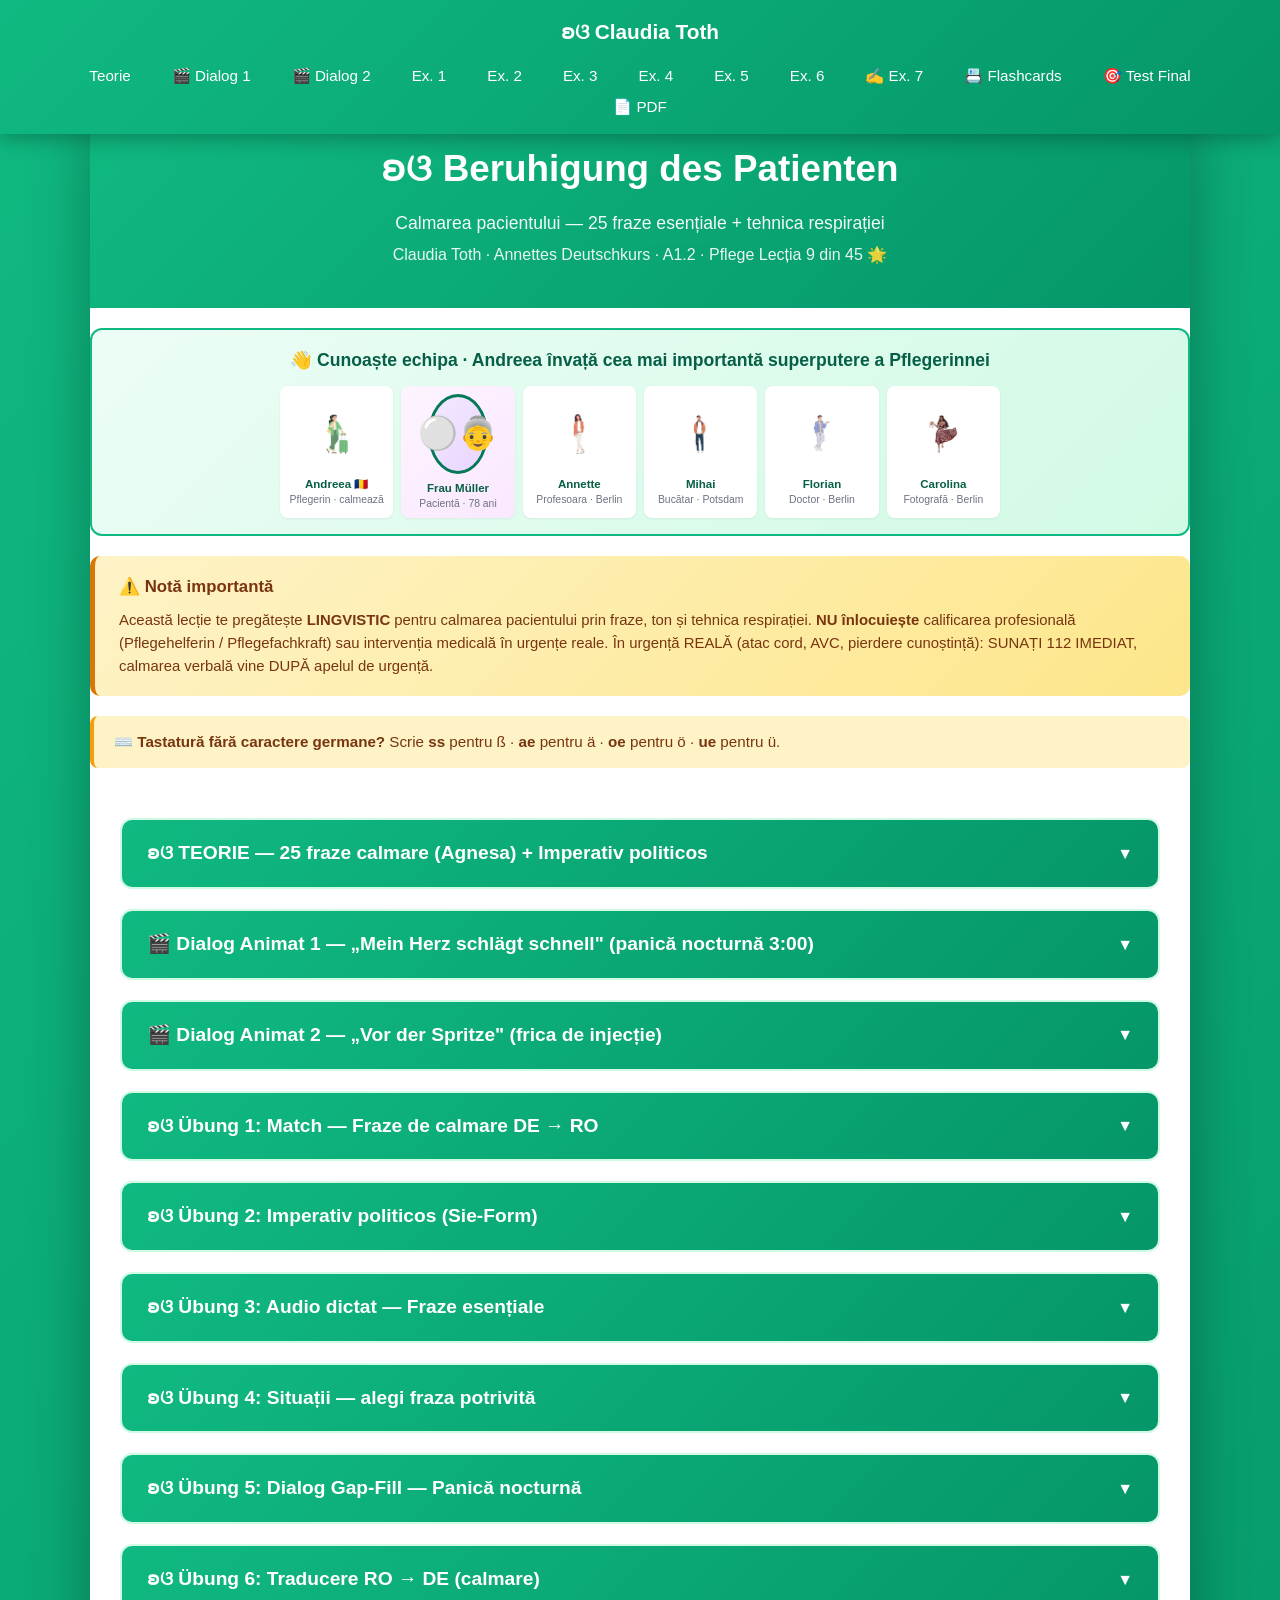
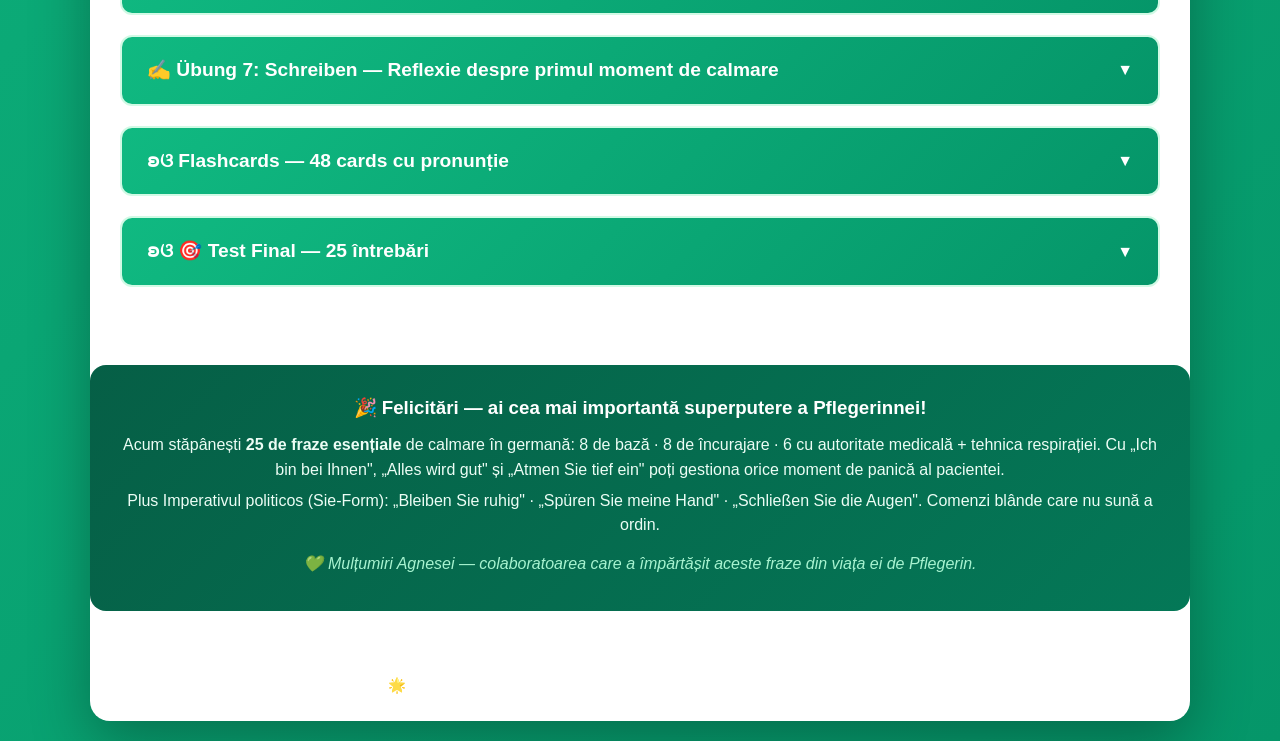
<file: index.html>
<!DOCTYPE html>
<html lang="ro">
<head>
    <meta charset="UTF-8">
    <meta name="robots" content="noindex, nofollow">
    <meta name="viewport" content="width=device-width, initial-scale=1.0">
    <title>Beruhigung des Patienten — Calmarea pacientului · A1.2 · Pflege Lecția 9 · Annettes Deutschkurs</title>
    <meta property="og:title" content="Pflege Lecția 9 · Beruhigung des Patienten · Claudia Toth">
    <meta property="og:description" content="A1.2 Pflege Lecția 9 — 25 fraze esențiale pentru calmarea pacientului + tehnica respirației + Imperativ Sie. Co-creată cu Agnesa, Pflegerin colaboratoare.">
    <meta property="og:type" content="website">
    <meta property="og:locale" content="ro_RO">
    <meta name="description" content="Pflege Lecția 9 — 25 fraze esențiale pentru calmarea pacientului (Agnesa) + tehnica respirației + Imperativ politicos Sie. UNIC pe piață. Claudia Toth.">
    <link rel="stylesheet" href="styles.css">
</head>
<body>
    <nav class="navbar">
        <a href="#top" class="navbar-logo">ʚଓ Claudia Toth</a>
        <ul class="navbar-menu">
            <li><a href="#teorie" onclick="openSection(0)">Teorie</a></li>
            <li><a href="#dialog1" onclick="openSection(1)">🎬 Dialog 1</a></li>
            <li><a href="#dialog2" onclick="openSection(2)">🎬 Dialog 2</a></li>
            <li><a href="#ex1" onclick="openSection(3)">Ex. 1</a></li>
            <li><a href="#ex2" onclick="openSection(4)">Ex. 2</a></li>
            <li><a href="#ex3" onclick="openSection(5)">Ex. 3</a></li>
            <li><a href="#ex4" onclick="openSection(6)">Ex. 4</a></li>
            <li><a href="#ex5" onclick="openSection(7)">Ex. 5</a></li>
            <li><a href="#ex6" onclick="openSection(8)">Ex. 6</a></li>
            <li><a href="#ex7" onclick="openSection(9)">✍️ Ex. 7</a></li>
            <li><a href="#flashcards" onclick="openSection(10)">📇 Flashcards</a></li>
            <li><a href="#final-test" onclick="openSection(11)">🎯 Test Final</a></li>
            <li><a href="beruhigung-des-patienten.pdf" download>📄 PDF</a></li>
        </ul>
    </nav>

    <div class="container" id="top">
        <div class="header">
            <h1>ʚଓ Beruhigung des Patienten</h1>
            <p class="subtitle">Calmarea pacientului — 25 fraze esențiale + tehnica respirației</p>
            <p>Claudia Toth · Annettes Deutschkurs · A1.2 · Pflege Lecția 9 din 45 🌟</p>
        </div>

        <div class="cast-banner">
            <h4>👋 Cunoaște echipa · Andreea învață cea mai importantă superputere a Pflegerinnei</h4>
            <div class="cast-grid">
                <div class="cast-card"><img src="images/andreea.png" alt="Andreea"><div class="name">Andreea 🇷🇴</div><div class="detail">Pflegerin · calmează</div></div>
                <div class="cast-card frau-mueller-card">
                    <div class="frau-mueller-avatar">
                        <span class="hair">⚪</span>
                        <span class="face">👵</span>
                    </div>
                    <div class="name">Frau Müller</div><div class="detail">Pacientă · 78 ani</div>
                </div>
                <div class="cast-card"><img src="images/annette.png" alt="Annette"><div class="name">Annette</div><div class="detail">Profesoara · Berlin</div></div>
                <div class="cast-card"><img src="images/mihai.png" alt="Mihai"><div class="name">Mihai</div><div class="detail">Bucătar · Potsdam</div></div>
                <div class="cast-card"><img src="images/florian.png" alt="Florian"><div class="name">Florian</div><div class="detail">Doctor · Berlin</div></div>
                <div class="cast-card"><img src="images/carolina.png" alt="Carolina"><div class="name">Carolina</div><div class="detail">Fotografă · Berlin</div></div>
            </div>
        </div>

        <div class="box-etic">
            <h4>⚠️ Notă importantă</h4>
            <p>Această lecție te pregătește <strong>LINGVISTIC</strong> pentru calmarea pacientului prin fraze, ton și tehnica respirației. <strong>NU înlocuiește</strong> calificarea profesională (Pflegehelferin / Pflegefachkraft) sau intervenția medicală în urgențe reale. În urgență REALĂ (atac cord, AVC, pierdere cunoștință): SUNAȚI 112 IMEDIAT, calmarea verbală vine DUPĂ apelul de urgență.</p>
        </div>

        <div style="background:#fef3c7; border-left:4px solid #f59e0b; padding:14px 20px; margin:20px 0; border-radius:8px;">
            <p style="margin:0; color:#78350f; font-size:0.95rem;">⌨️ <strong>Tastatură fără caractere germane?</strong> Scrie <strong>ss</strong> pentru ß · <strong>ae</strong> pentru ä · <strong>oe</strong> pentru ö · <strong>ue</strong> pentru ü.</p>
        </div>

        <div class="content">
            <div class="section" id="teorie">
                <div class="section-header" onclick="toggleMainSection(0)"><h3>ʚଓ TEORIE — 25 fraze calmare (Agnesa) + Imperativ politicos</h3><span class="arrow">▼</span></div>
                <div class="section-content" id="main-section-0"><div id="theory-container"></div></div>
            </div>

            <div class="section" id="dialog1">
                <div class="section-header" onclick="toggleMainSection(1)"><h3>🎬 Dialog Animat 1 — „Mein Herz schlägt schnell" (panică nocturnă 3:00)</h3><span class="arrow">▼</span></div>
                <div class="section-content" id="main-section-1"><div id="dialog1-container"></div></div>
            </div>

            <div class="section" id="dialog2">
                <div class="section-header" onclick="toggleMainSection(2)"><h3>🎬 Dialog Animat 2 — „Vor der Spritze" (frica de injecție)</h3><span class="arrow">▼</span></div>
                <div class="section-content" id="main-section-2"><div id="dialog2-container"></div></div>
            </div>

            <div class="section" id="ex1">
                <div class="section-header" onclick="toggleMainSection(3)"><h3>ʚଓ Übung 1: Match — Fraze de calmare DE → RO</h3><span class="arrow">▼</span></div>
                <div class="section-content" id="main-section-3">
                    <div id="ex1-container"></div>
                    <div class="btn-container">
                        <button class="btn btn-check" onclick="checkExercise(1)">✓ Verifică</button>
                        <button class="btn btn-reset" onclick="resetExercise(1)">↻ Resetează</button>
                    </div>
                    <div class="score" id="score-1"></div>
                </div>
            </div>

            <div class="section" id="ex2">
                <div class="section-header" onclick="toggleMainSection(4)"><h3>ʚଓ Übung 2: Imperativ politicos (Sie-Form)</h3><span class="arrow">▼</span></div>
                <div class="section-content" id="main-section-4">
                    <div id="ex2-container"></div>
                    <div class="btn-container">
                        <button class="btn btn-check" onclick="checkExercise(2)">✓ Verifică</button>
                        <button class="btn btn-reset" onclick="resetExercise(2)">↻ Resetează</button>
                    </div>
                    <div class="score" id="score-2"></div>
                </div>
            </div>

            <div class="section" id="ex3">
                <div class="section-header" onclick="toggleMainSection(5)"><h3>ʚଓ Übung 3: Audio dictat — Fraze esențiale</h3><span class="arrow">▼</span></div>
                <div class="section-content" id="main-section-5">
                    <div id="ex3-container"></div>
                    <div class="btn-container">
                        <button class="btn btn-check" onclick="checkExercise(3)">✓ Verifică</button>
                        <button class="btn btn-reset" onclick="resetExercise(3)">↻ Resetează</button>
                    </div>
                    <div class="score" id="score-3"></div>
                </div>
            </div>

            <div class="section" id="ex4">
                <div class="section-header" onclick="toggleMainSection(6)"><h3>ʚଓ Übung 4: Situații — alegi fraza potrivită</h3><span class="arrow">▼</span></div>
                <div class="section-content" id="main-section-6">
                    <div id="ex4-container"></div>
                    <div class="btn-container">
                        <button class="btn btn-check" onclick="checkExercise(4)">✓ Verifică</button>
                        <button class="btn btn-reset" onclick="resetExercise(4)">↻ Resetează</button>
                    </div>
                    <div class="score" id="score-4"></div>
                </div>
            </div>

            <div class="section" id="ex5">
                <div class="section-header" onclick="toggleMainSection(7)"><h3>ʚଓ Übung 5: Dialog Gap-Fill — Panică nocturnă</h3><span class="arrow">▼</span></div>
                <div class="section-content" id="main-section-7">
                    <div id="ex5-container"></div>
                    <div class="btn-container">
                        <button class="btn btn-check" onclick="checkExercise(5)">✓ Verifică</button>
                        <button class="btn btn-reset" onclick="resetExercise(5)">↻ Resetează</button>
                    </div>
                    <div class="score" id="score-5"></div>
                </div>
            </div>

            <div class="section" id="ex6">
                <div class="section-header" onclick="toggleMainSection(8)"><h3>ʚଓ Übung 6: Traducere RO → DE (calmare)</h3><span class="arrow">▼</span></div>
                <div class="section-content" id="main-section-8">
                    <div id="ex6-container"></div>
                    <div class="btn-container">
                        <button class="btn btn-check" onclick="checkExercise(6)">✓ Verifică</button>
                        <button class="btn btn-reset" onclick="resetExercise(6)">↻ Resetează</button>
                    </div>
                    <div class="score" id="score-6"></div>
                </div>
            </div>

            <div class="section" id="ex7">
                <div class="section-header" onclick="toggleMainSection(9)"><h3>✍️ Übung 7: Schreiben — Reflexie despre primul moment de calmare</h3><span class="arrow">▼</span></div>
                <div class="section-content" id="main-section-9">
                    <div id="ex7-container"></div>
                </div>
            </div>

            <div class="section" id="flashcards">
                <div class="section-header" onclick="toggleMainSection(10)"><h3>ʚଓ Flashcards — 48 cards cu pronunție</h3><span class="arrow">▼</span></div>
                <div class="section-content" id="main-section-10"><div id="flashcards-container"></div></div>
            </div>

            <div class="section" id="final-test">
                <div class="section-header" onclick="toggleMainSection(11)"><h3>ʚଓ 🎯 Test Final — 25 întrebări</h3><span class="arrow">▼</span></div>
                <div class="section-content" id="main-section-11"><div id="final-test-container"></div></div>
            </div>
        </div>

        <div class="footer-cta">
            <h3>🎉 Felicitări — ai cea mai importantă superputere a Pflegerinnei!</h3>
            <p>Acum stăpânești <strong>25 de fraze esențiale</strong> de calmare în germană: 8 de bază · 8 de încurajare · 6 cu autoritate medicală + tehnica respirației. Cu „Ich bin bei Ihnen", „Alles wird gut" și „Atmen Sie tief ein" poți gestiona orice moment de panică al pacientei.</p>
            <p>Plus Imperativul politicos (Sie-Form): „Bleiben Sie ruhig" · „Spüren Sie meine Hand" · „Schließen Sie die Augen". Comenzi blânde care nu sună a ordin.</p>
            <p class="cta-sub">💚 Mulțumiri Agnesei — colaboratoarea care a împărtășit aceste fraze din viața ei de Pflegerin.</p>
        </div>

        <footer style="text-align:center; padding:24px 16px; color:#fff; font-size:0.9rem; opacity:0.9;">
            © 2026 Claudia Toth · Annettes Deutschkurs · Pflege Lecția 9 din 45 — Beruhigung des Patienten<br>
            🌟 Material co-creat cu Agnesa, Pflegerin colaboratoare cu experiență de teren
        </footer>
    </div>

    <script src="main.js"></script>
    <script src="theory.js"></script>
    <script src="dialogs.js"></script>
    <script src="exercises.js"></script>
    <script src="flashcards.js"></script>
    <script src="final-test.js"></script>
</body>
</html>
</file>
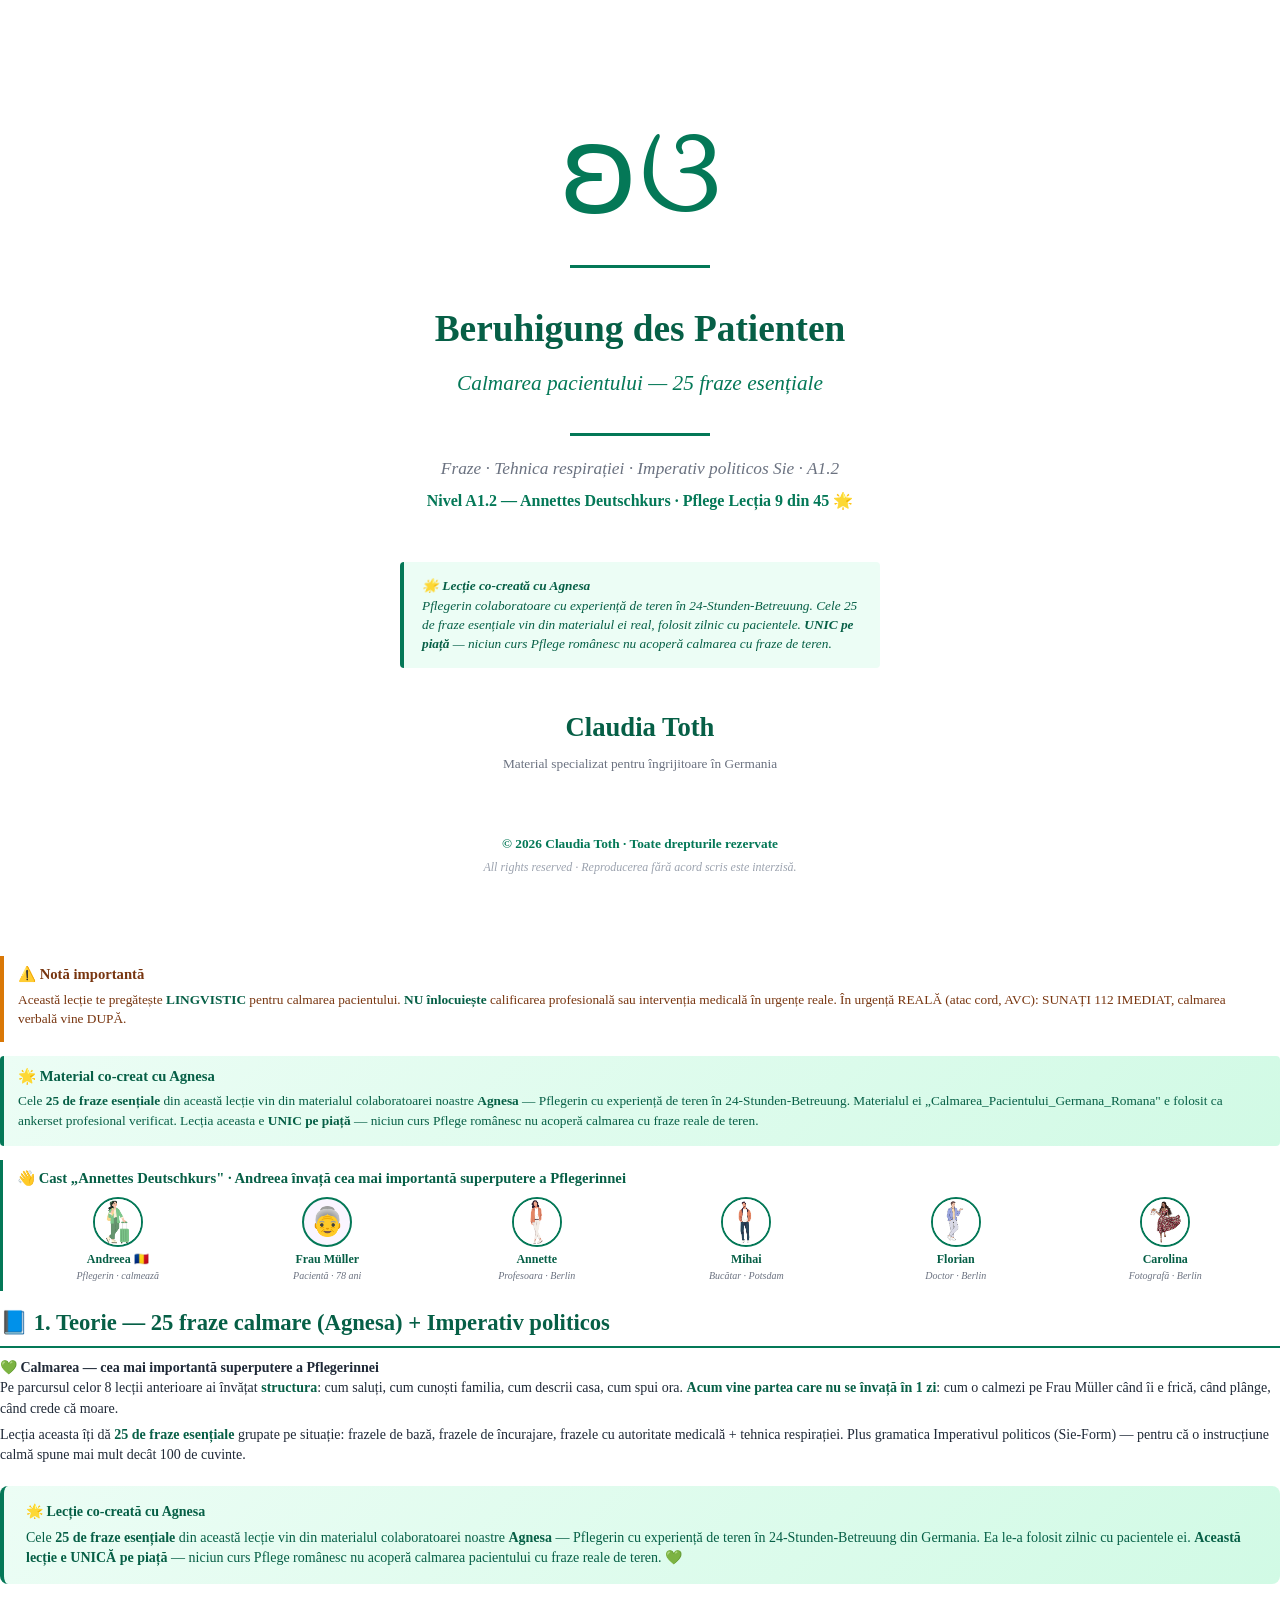
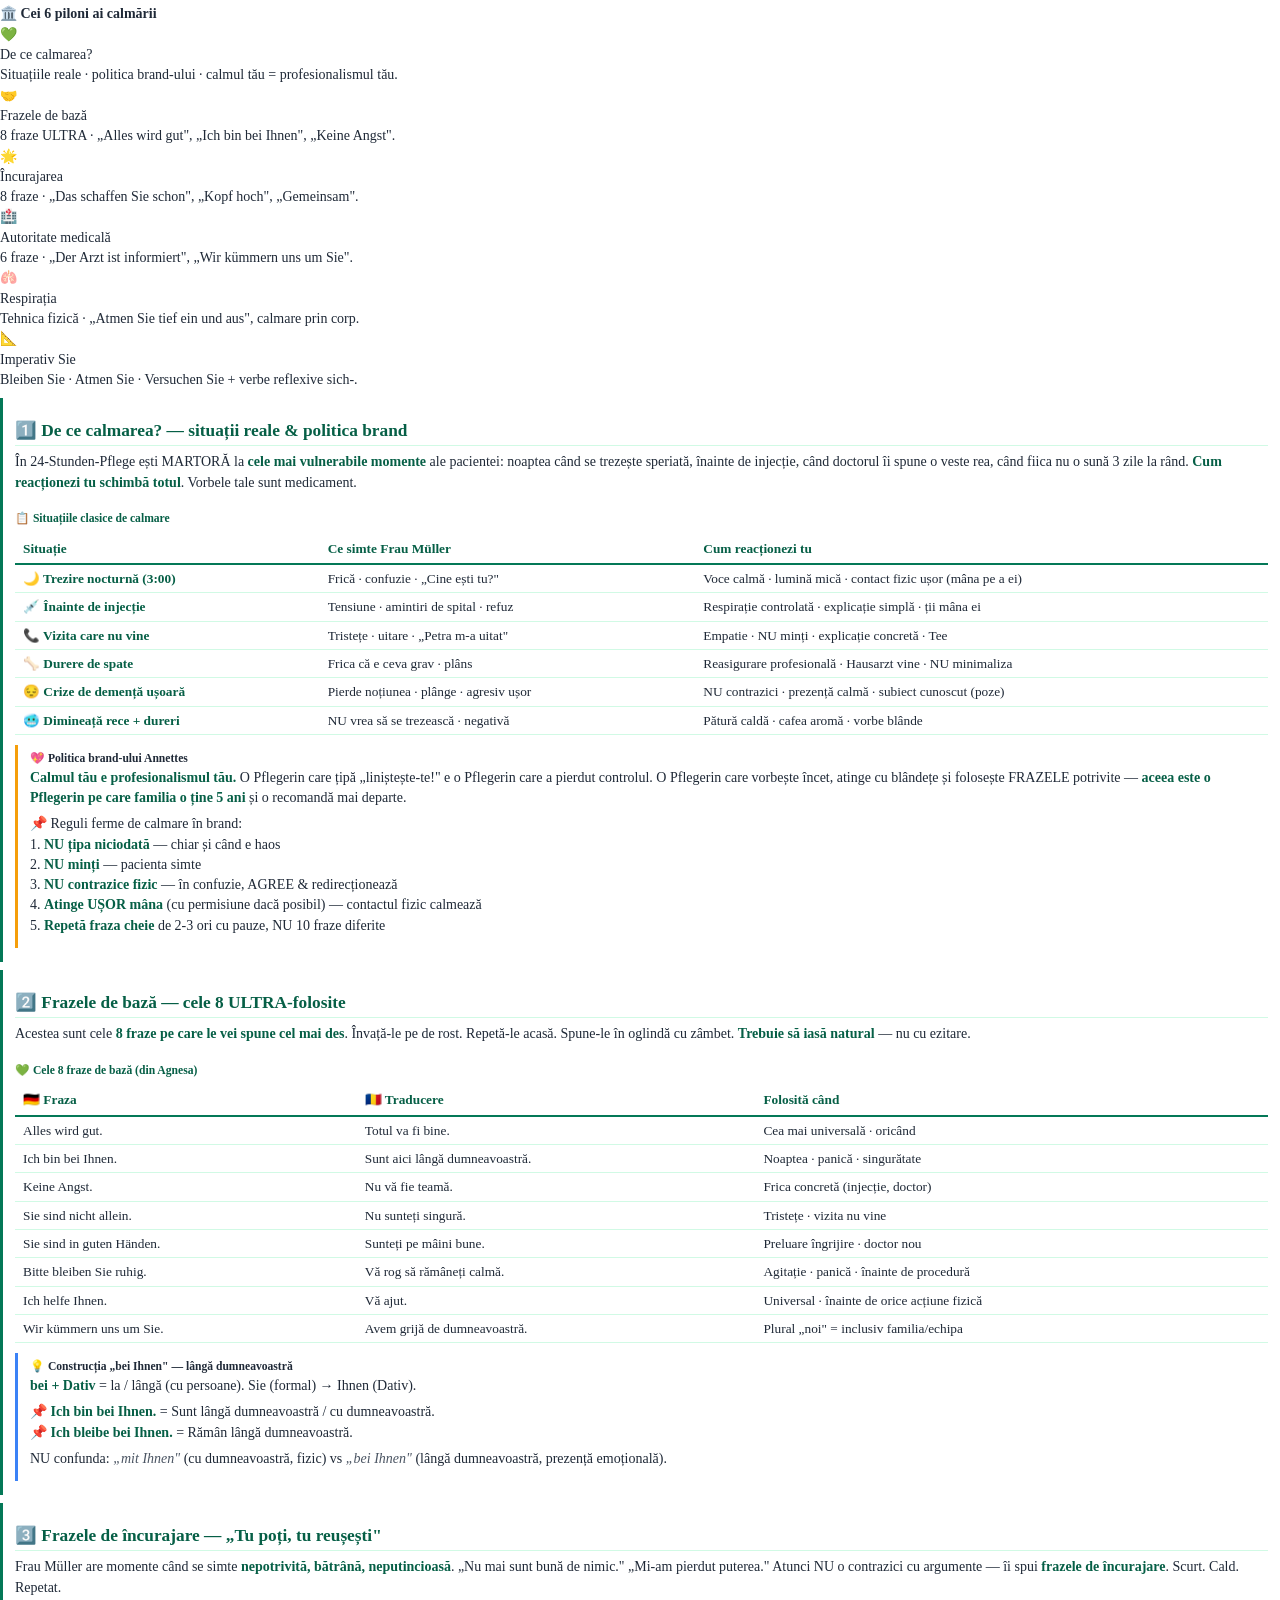
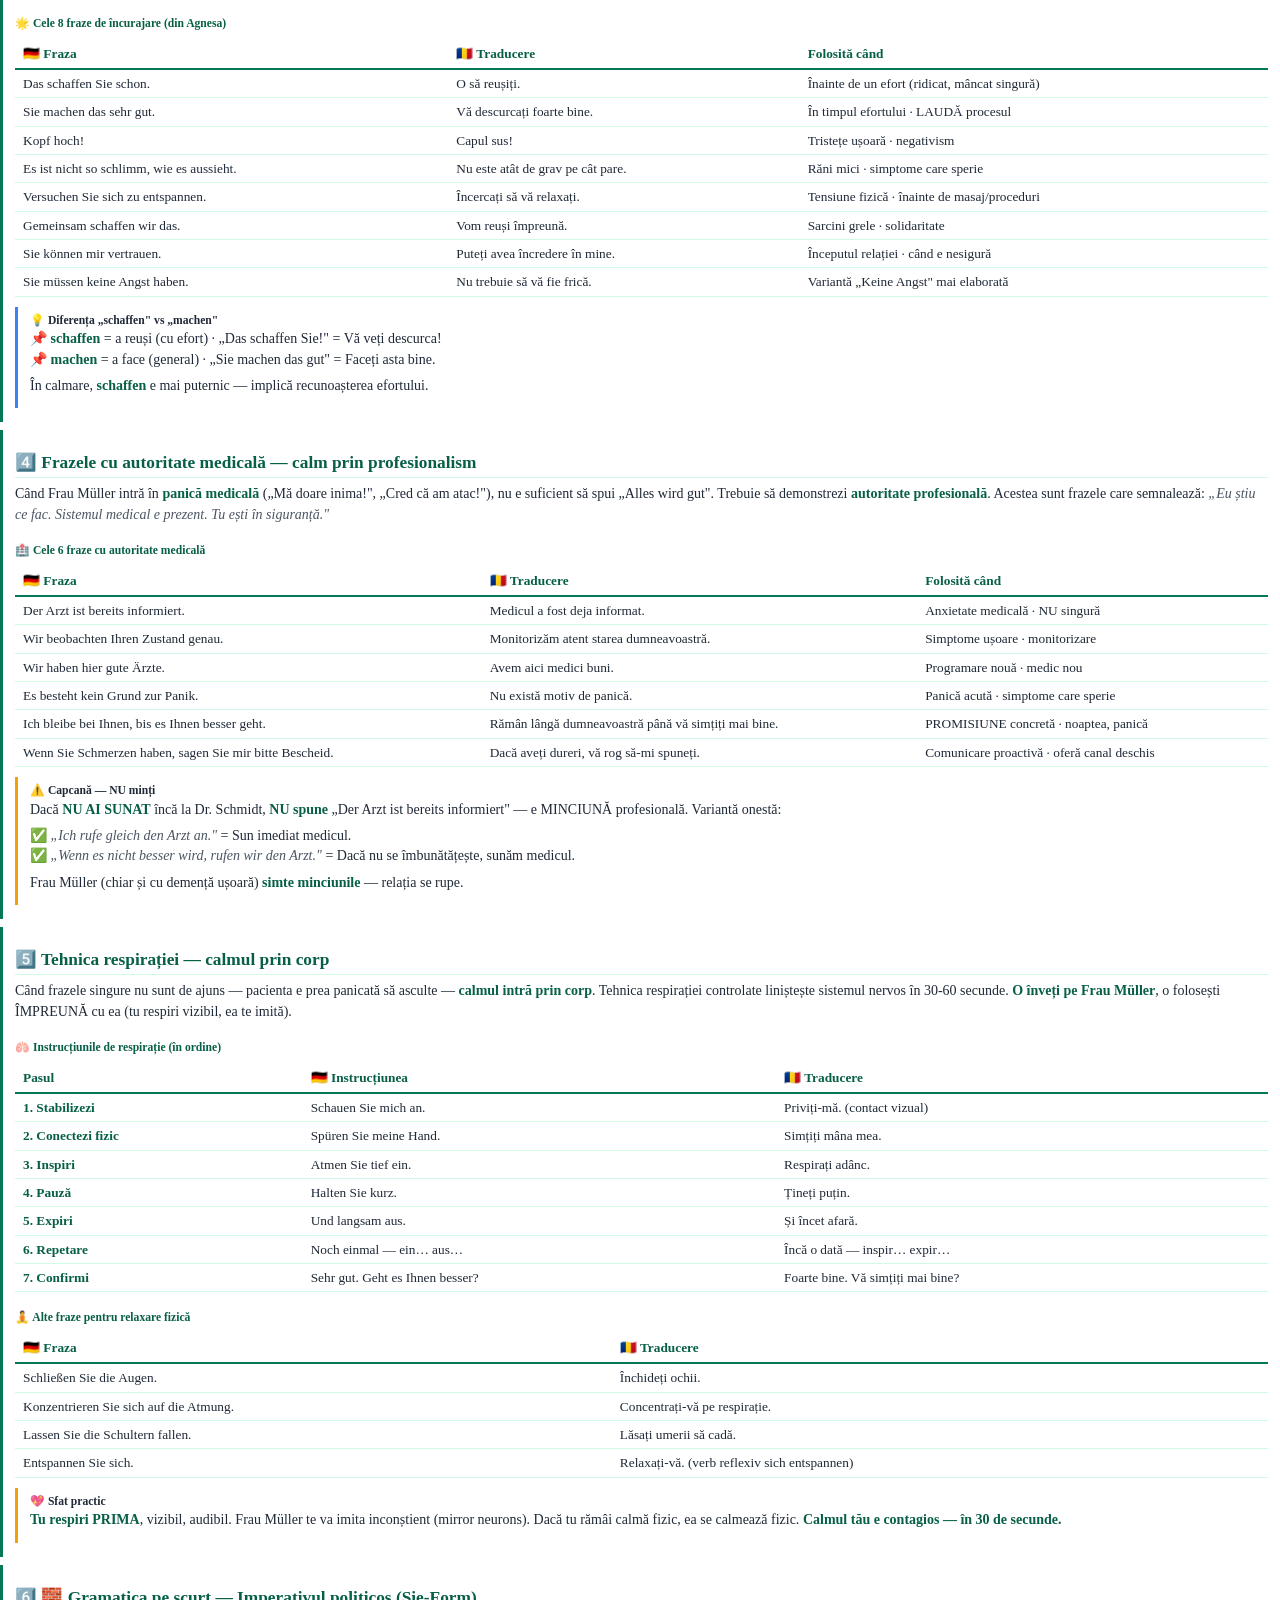
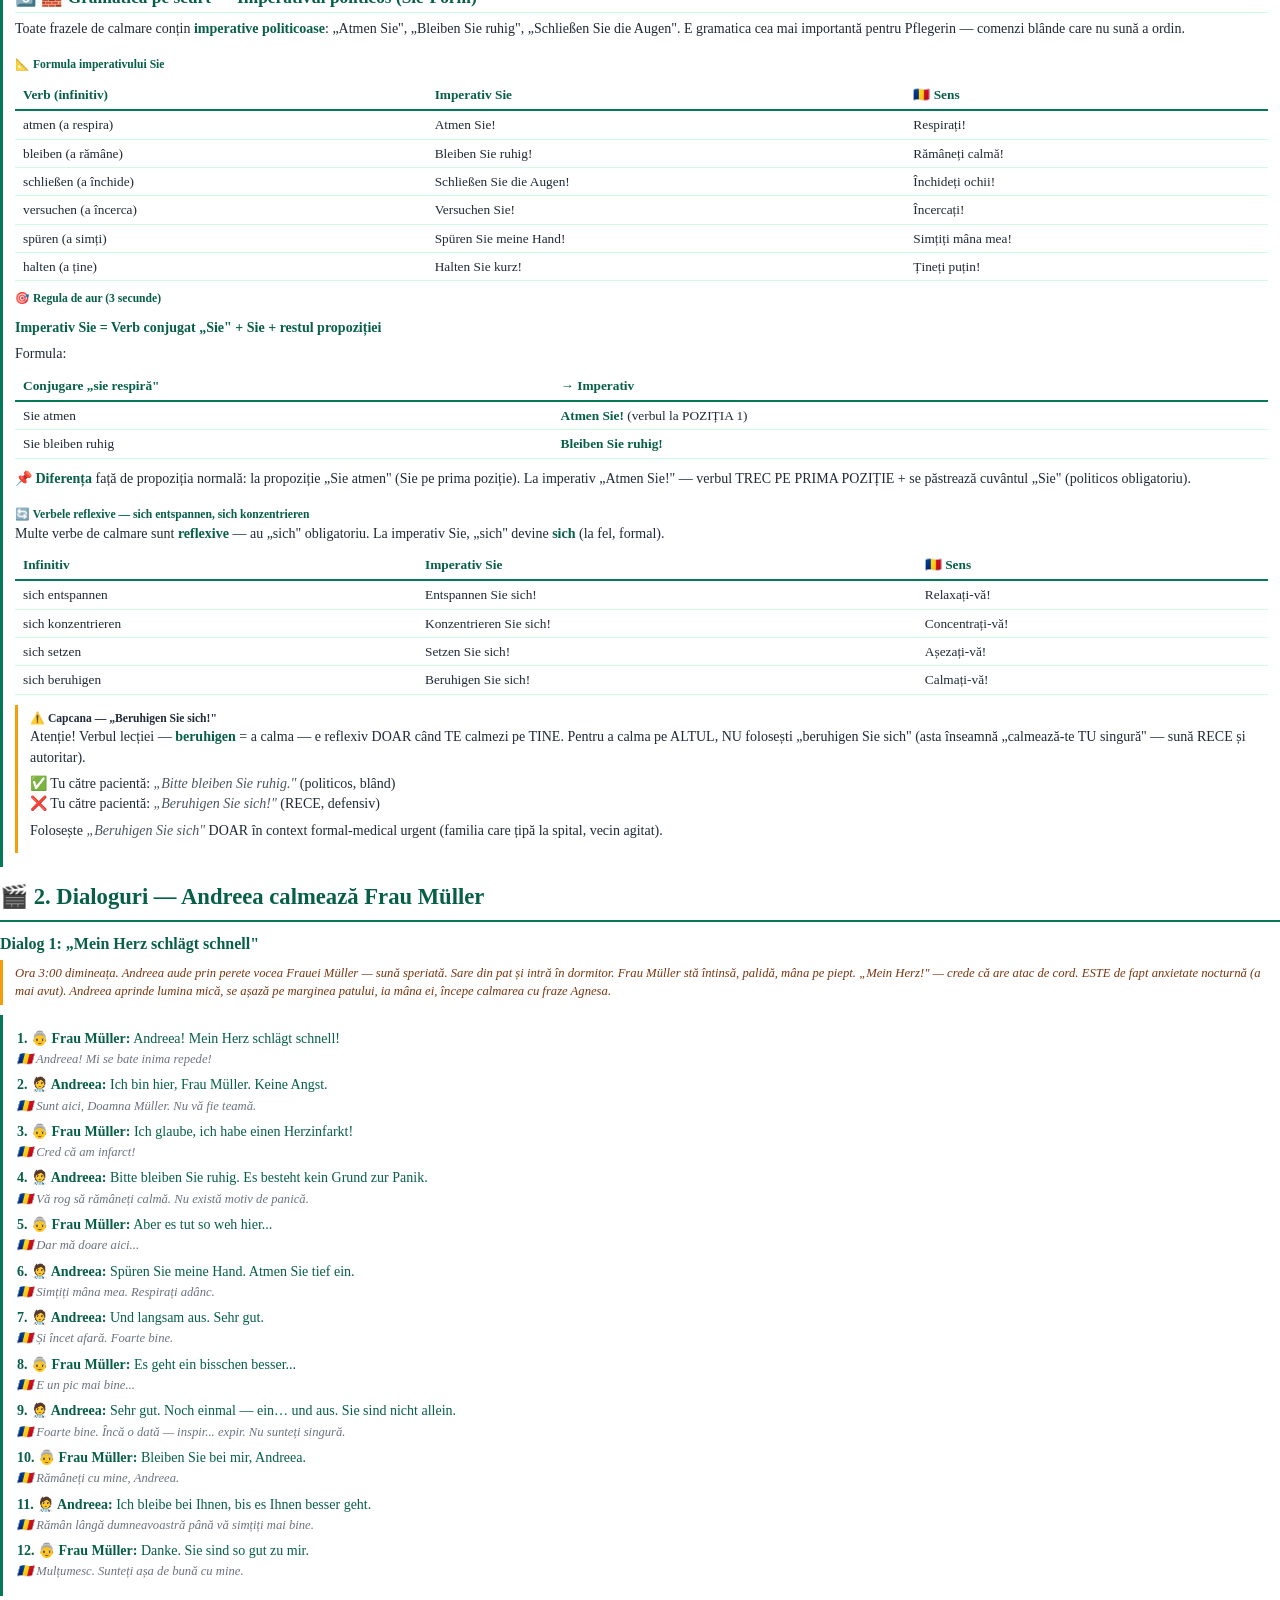
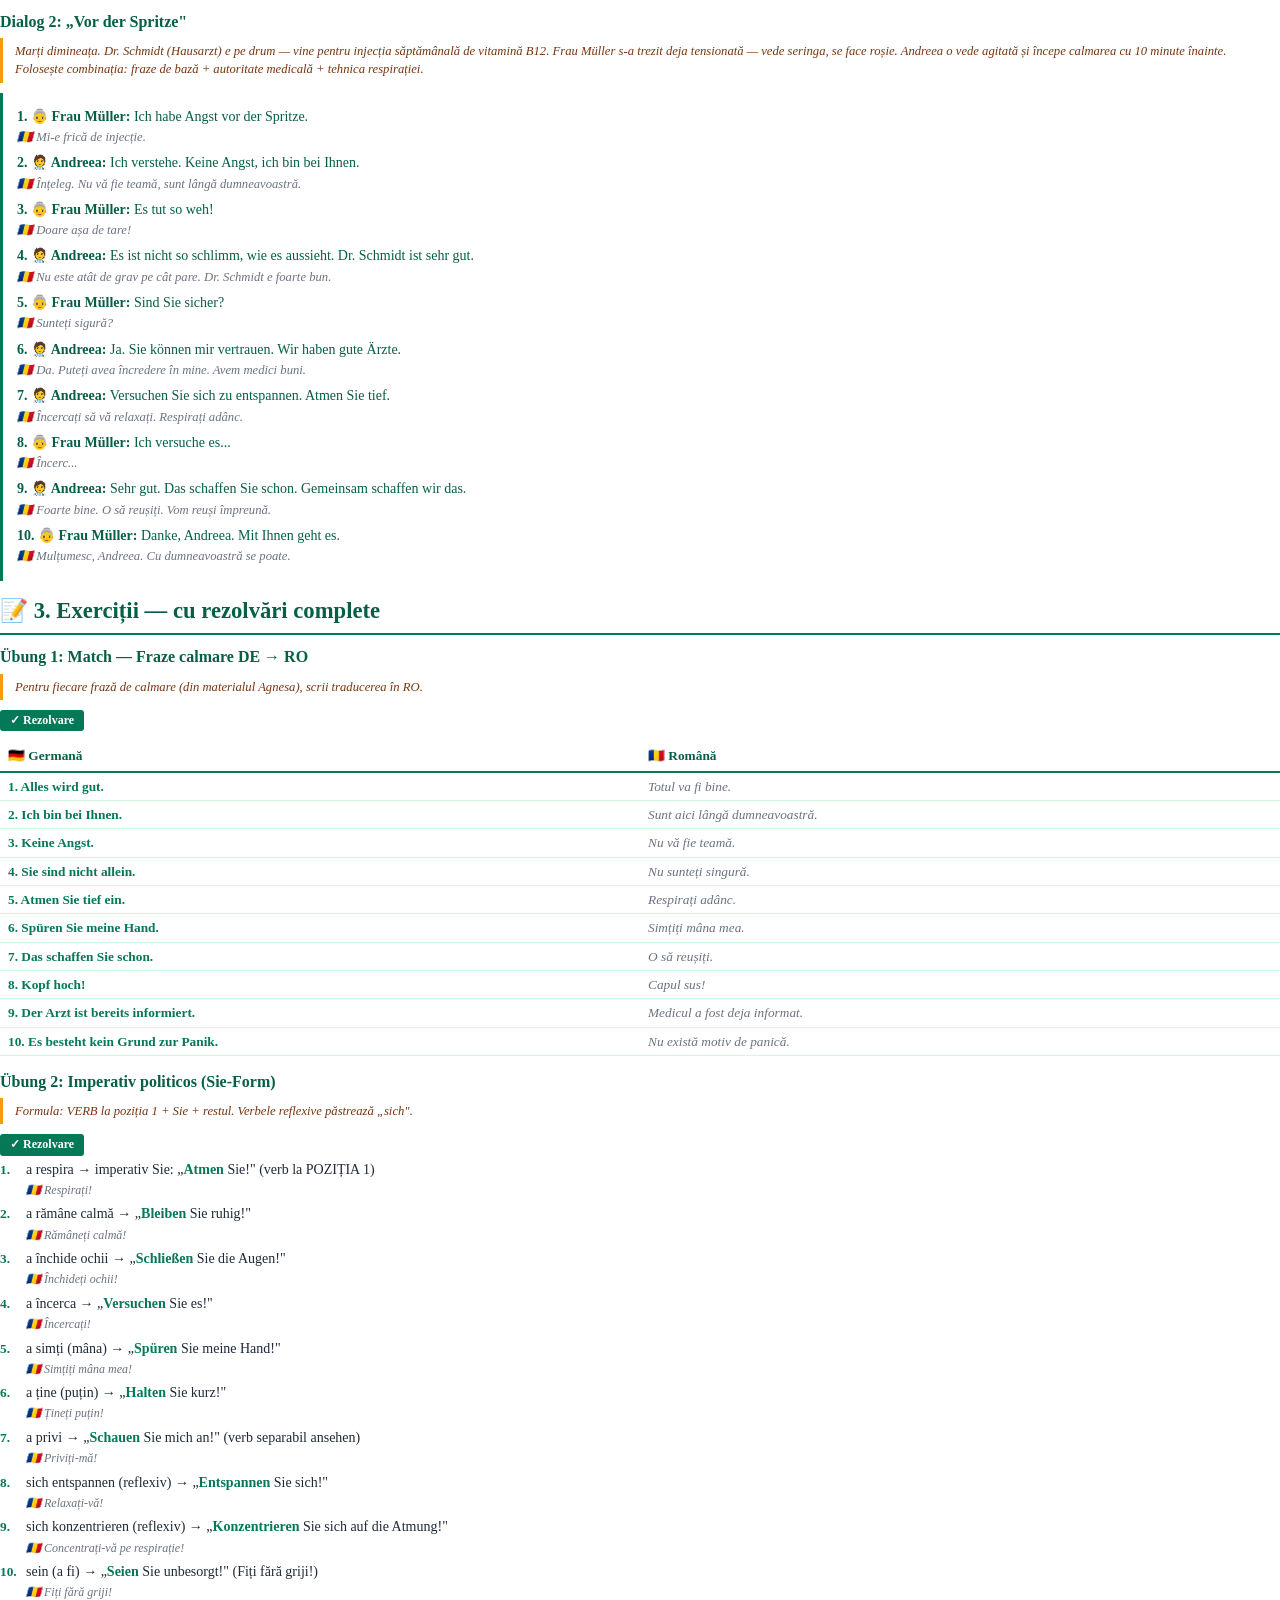
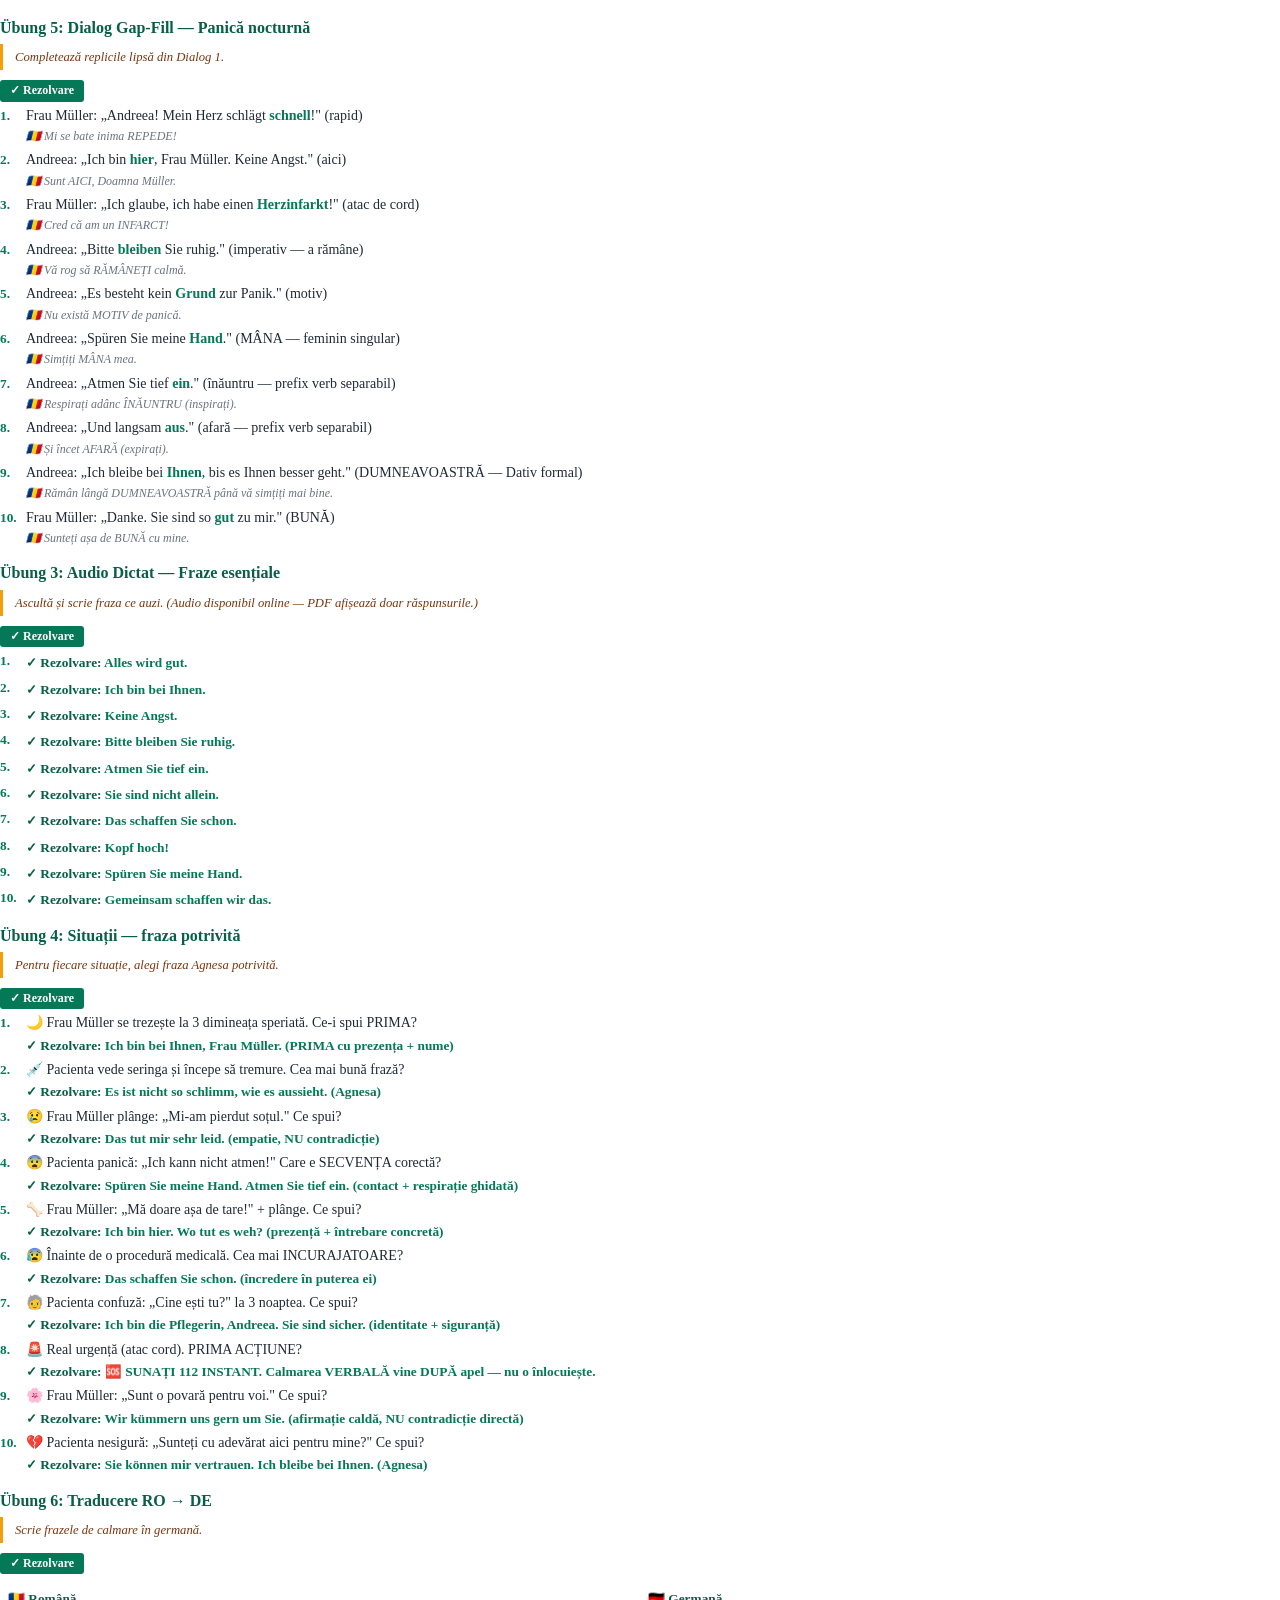
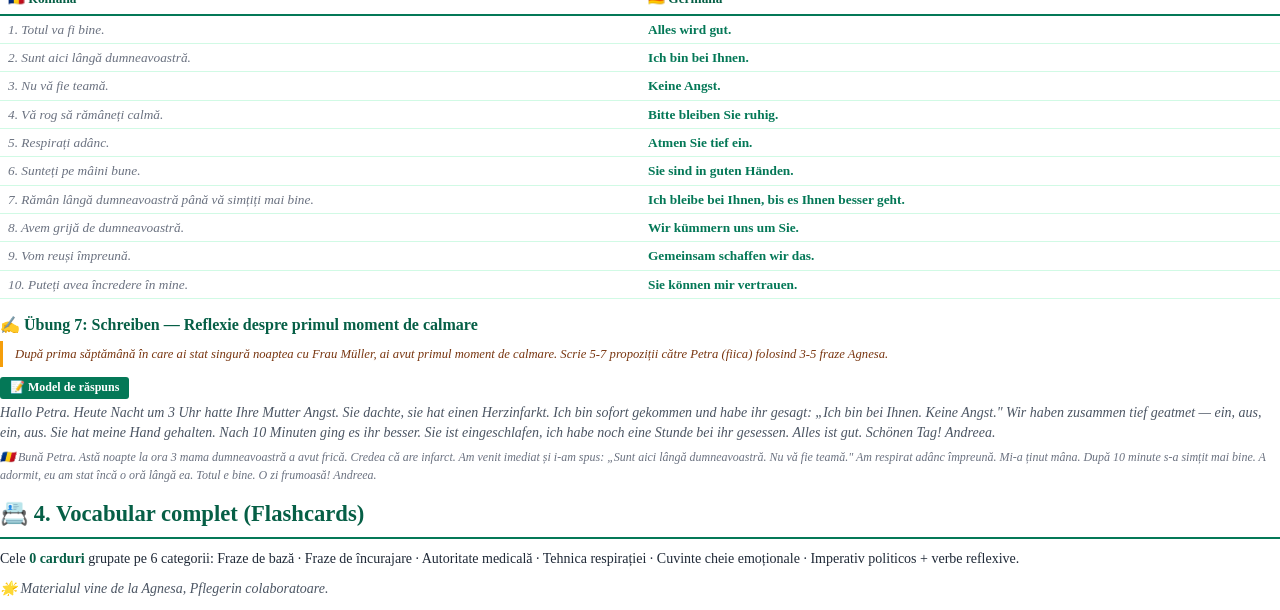
<file: pdf.html>
<!DOCTYPE html>
<html lang="ro">
<head>
    <meta charset="UTF-8">
    <meta name="robots" content="noindex, nofollow">
    <title>Beruhigung des Patienten · Pflege Lecția 9 · Claudia Toth · A1.2</title>
    <style>
        @page { size: A4; margin: 22mm 18mm 22mm 18mm;
            @bottom-center { content: "ʚଓ Claudia Toth · Pflege Lecția 9: Beruhigung · A1.2 · © 2026 · pag. " counter(page) " / " counter(pages); font-size: 8.5pt; color: #047857; font-family: 'Georgia', 'Times New Roman', serif; }
        }
        @page :first { margin: 0; @bottom-center { content: ""; } }
        * { box-sizing: border-box; margin: 0; padding: 0; }
        body { font-family: 'Georgia', 'Times New Roman', serif; color: #1f2937; line-height: 1.45; font-size: 10.5pt; -webkit-print-color-adjust: exact; print-color-adjust: exact; }
        .cover { width: 100%; min-height: 100vh; padding: 80px 60px 60px; text-align: center; display: flex; flex-direction: column; align-items: center; justify-content: flex-start; page-break-after: always; }
        .cover-symbol { font-size: 90pt; color: #047857; line-height: 1; margin: 30px 0 15px; font-family: 'Segoe UI Emoji', 'Segoe UI', sans-serif; }
        .cover-divider { width: 140px; height: 3px; background: #047857; margin: 20px 0; border: none; }
        .cover-title { font-size: 28pt; color: #065f46; font-weight: bold; margin: 14px 0 8px; font-family: 'Georgia', serif; }
        .cover-subtitle-de { font-size: 16pt; color: #047857; font-style: italic; margin: 4px 0 14px; }
        .cover-subtitle { font-size: 13pt; color: #6b7280; font-style: italic; margin-bottom: 8px; }
        .cover-level { font-size: 12pt; color: #047857; font-weight: bold; margin-bottom: 30px; }
        .cover-agnesa { background: #ecfdf5; border-left: 4px solid #047857; padding: 14px 18px; max-width: 480px; margin: 20px auto 40px; text-align: left; font-size: 10pt; color: #065f46; font-style: italic; border-radius: 4px; }
        .cover-author { font-size: 20pt; color: #065f46; font-weight: bold; margin-bottom: 8px; }
        .cover-series { font-size: 10pt; color: #6b7280; margin-bottom: 60px; }
        .cover-copyright { margin-top: auto; font-size: 10pt; color: #047857; font-weight: 600; }
        .cover-notice { font-size: 9pt; color: #9ca3af; font-style: italic; margin-top: 6px; }
        .content { padding: 0; }
        h1.chapter { color: #065f46; padding: 0 0 6px 0; font-size: 17pt; margin: 14px 0 10px; border-bottom: 2px solid #047857; font-family: 'Georgia', serif; page-break-after: avoid; }
        h2.sub-chapter { color: #065f46; font-size: 13pt; margin: 14px 0 6px; padding-bottom: 2px; border-bottom: 1px solid #d1fae5; font-family: 'Georgia', serif; page-break-after: avoid; }
        p { margin-bottom: 6px; }
        strong { color: #065f46; }
        em { color: #4b5563; font-style: italic; }
        ul, ol { margin: 4px 0 8px 22px; }
        li { margin-bottom: 2px; }
        .theory-box { background: transparent; border-left: 3px solid #047857; padding: 6px 12px; margin: 8px 0; page-break-inside: avoid; }
        .theory-box h4 { color: #065f46; font-size: 10.5pt; margin-bottom: 4px; }
        .info-box { border-left-color: #3b82f6; }
        .warn-box { border-left-color: #f59e0b; }
        .pflege-warn { border-left: 4px solid #d97706; padding: 8px 14px; margin: 14px 0; page-break-inside: avoid; }
        .pflege-warn h4 { color: #78350f; font-size: 11pt; margin-bottom: 4px; }
        .pflege-warn p { color: #78350f; font-size: 10pt; }
        .agnesa-box { background: linear-gradient(135deg, #ecfdf5 0%, #d1fae5 100%); border-left: 4px solid #047857; padding: 10px 14px; margin: 14px 0; page-break-inside: avoid; border-radius: 4px; }
        .agnesa-box h4 { color: #065f46; font-size: 11pt; margin-bottom: 4px; }
        .agnesa-box p { color: #065f46; font-size: 10pt; }
        table { width: 100%; border-collapse: collapse; margin: 6px 0 10px; font-size: 10pt; page-break-inside: avoid; }
        table thead { background: transparent; }
        table th { padding: 5px 8px; text-align: left; font-weight: bold; color: #065f46; border-bottom: 2px solid #047857; }
        table td { padding: 4px 8px; border-bottom: 1px solid #d1fae5; vertical-align: top; }
        td.verb { color: #047857; font-weight: bold; }
        td.ro-text { color: #6b7280; font-style: italic; }
        .ro-translation { display: block; color: #6b7280; font-style: italic; font-size: 9pt; margin-top: 1px; }
        .cast-banner { border-left: 3px solid #047857; padding: 8px 14px; margin: 10px 0 16px; page-break-inside: avoid; }
        .cast-banner h4 { color: #065f46; font-size: 11pt; margin-bottom: 8px; }
        .cast-grid { display: grid; grid-template-columns: repeat(6, 1fr); gap: 8px; }
        .cast-card { text-align: center; font-size: 8.5pt; page-break-inside: avoid; }
        .cast-card img { width: 50px; height: 50px; border-radius: 50%; object-fit: cover; display: block; margin: 0 auto 4px; border: 2px solid #047857; }
        .cast-card .name { color: #065f46; font-weight: bold; font-size: 9pt; display: block; }
        .cast-card .detail { color: #6b7280; font-style: italic; font-size: 7.5pt; display: block; }
        .frau-mueller-pdf-avatar { width: 50px; height: 50px; border-radius: 50%; display: flex; align-items: center; justify-content: center; font-size: 28px; background: #faf5ff; border: 2px solid #047857; margin: 0 auto 4px; }
        .ex-block { margin-bottom: 14px; page-break-inside: avoid; }
        .ex-block h3 { color: #065f46; font-size: 12pt; margin-bottom: 5px; }
        .ex-block .instruction { border-left: 3px solid #f59e0b; padding: 4px 12px; margin-bottom: 6px; font-size: 9.5pt; color: #78350f; font-style: italic; }
        .rezolvare-banner { display: inline-block; background: #047857; color: white; padding: 2px 10px; border-radius: 3px; font-size: 9pt; font-weight: bold; margin: 4px 0; -webkit-print-color-adjust: exact; print-color-adjust: exact; }
        .ex-item { display: flex; gap: 8px; margin-bottom: 5px; align-items: flex-start; }
        .ex-num { color: #047857; font-weight: bold; font-size: 10pt; flex-shrink: 0; min-width: 18px; }
        .ex-num::after { content: "."; }
        .ex-body { flex: 1; }
        .ex-q { margin-bottom: 2px; }
        .ex-a { color: #047857; font-weight: bold; font-size: 10pt; margin-top: 2px; }
        .ex-a::before { content: "✓ Rezolvare: "; color: #065f46; }
        .ex-explanation { color: #6b7280; font-size: 9pt; font-style: italic; margin-top: 1px; }
        .flashcards-grid { columns: 2; column-gap: 22px; margin-top: 8px; }
        .fc-row { break-inside: avoid; padding: 2px 0; border-bottom: 1px dotted #d1fae5; font-size: 10pt; }
        .fc-row .de { color: #047857; font-weight: bold; }
        .fc-row .ro { color: #6b7280; font-style: italic; margin-left: 6px; }
        .new-section { page-break-before: always; }
        .dialog-pdf-card { border-left: 3px solid #047857; padding: 8px 14px; margin: 10px 0; page-break-inside: avoid; }
        .dialog-pdf-card .reply { margin: 6px 0; }
        .dialog-pdf-card .reply .spkr { font-weight: bold; color: #065f46; }
        .dialog-pdf-card .reply .de { color: #065f46; }
        .dialog-pdf-card .reply .ro { color: #6b7280; font-style: italic; font-size: 9.5pt; }
    </style>
</head>
<body>

<div class="cover">
    <div class="cover-symbol">ʚଓ</div>
    <hr class="cover-divider">
    <h1 class="cover-title">Beruhigung des Patienten</h1>
    <p class="cover-subtitle-de">Calmarea pacientului — 25 fraze esențiale</p>
    <hr class="cover-divider">
    <p class="cover-subtitle">Fraze · Tehnica respirației · Imperativ politicos Sie · A1.2</p>
    <p class="cover-level">Nivel A1.2 — Annettes Deutschkurs · Pflege Lecția 9 din 45 🌟</p>
    <div class="cover-agnesa">
        <strong>🌟 Lecție co-creată cu Agnesa</strong><br>
        Pflegerin colaboratoare cu experiență de teren în 24-Stunden-Betreuung. Cele 25 de fraze esențiale vin din materialul ei real, folosit zilnic cu pacientele. <strong>UNIC pe piață</strong> — niciun curs Pflege românesc nu acoperă calmarea cu fraze de teren.
    </div>
    <p class="cover-author">Claudia Toth</p>
    <p class="cover-series">Material specializat pentru îngrijitoare în Germania</p>
    <div class="cover-copyright">© 2026 Claudia Toth · Toate drepturile rezervate</div>
    <p class="cover-notice">All rights reserved · Reproducerea fără acord scris este interzisă.</p>
</div>

<div id="pdf-content"></div>

<script src="theory.js"></script>
<script src="dialogs.js"></script>
<script src="exercises.js"></script>
<script src="flashcards.js"></script>
<script src="pdf-builder.js"></script>

</body>
</html>
</file>
<file: styles.css>
﻿/* ============================================
   CLAUDIA TOTH - NOMEN-VERB-VERBINDUNGEN
   Design verde profesional · Mobile responsive
   ============================================ */

* {
    margin: 0;
    padding: 0;
    box-sizing: border-box;
}

body {
    font-family: 'Segoe UI', Tahoma, Geneva, Verdana, sans-serif;
    background: linear-gradient(135deg, #10b981 0%, #059669 100%);
    line-height: 1.6;
    padding: 0;
    padding-top: 80px;
    min-height: 100vh;
    color: #374151;
}

/* ============================================
   NAVIGATION BAR
   ============================================ */
.navbar {
    position: fixed;
    top: 0;
    left: 0;
    right: 0;
    background: linear-gradient(135deg, #10b981 0%, #059669 100%);
    padding: 15px 30px;
    box-shadow: 0 4px 20px rgba(0,0,0,0.3);
    z-index: 1000;
    display: flex;
    flex-direction: column;
    gap: 15px;
    align-items: center;
    justify-content: center;
}

.navbar-logo {
    color: white;
    font-size: 1.3rem;
    font-weight: bold;
    text-decoration: none;
}

.navbar-menu {
    display: flex;
    gap: 5px;
    list-style: none;
    align-items: center;
    flex-wrap: wrap;
    justify-content: center;
}

.navbar-menu a {
    color: white;
    text-decoration: none;
    padding: 10px 18px;
    border-radius: 8px;
    transition: all 0.3s;
    font-size: 0.95rem;
    font-weight: 500;
}

.navbar-menu a:hover {
    background: rgba(255,255,255,0.2);
    transform: translateY(-2px);
}

/* ============================================
   CONTAINER PRINCIPAL
   ============================================ */
.container {
    max-width: 1100px;
    margin: 20px auto;
    background: white;
    border-radius: 20px;
    box-shadow: 0 20px 60px rgba(0,0,0,0.3);
    overflow: hidden;
}

.header {
    background: linear-gradient(135deg, #10b981 0%, #059669 100%);
    color: white;
    padding: 40px 30px;
    text-align: center;
}

.header h1 {
    font-size: 2.3rem;
    margin-bottom: 10px;
}

.header .subtitle {
    font-size: 1.1rem;
    opacity: 0.95;
    margin-bottom: 5px;
}

.header p {
    font-size: 1rem;
    opacity: 0.9;
}

.content {
    padding: 30px;
}

/* ============================================
   SECȚIUNI (Teorie + Exerciții)
   ============================================ */
.section {
    margin-bottom: 20px;
    scroll-margin-top: 100px;
    border-radius: 12px;
    overflow: hidden;
    border: 2px solid #d1fae5;
}

.section-header {
    background: linear-gradient(135deg, #10b981 0%, #059669 100%);
    color: white;
    padding: 18px 25px;
    cursor: pointer;
    display: flex;
    justify-content: space-between;
    align-items: center;
    transition: all 0.3s;
}

.section-header:hover {
    background: linear-gradient(135deg, #059669 0%, #047857 100%);
}

.section-header h3 {
    font-size: 1.2rem;
}

.arrow {
    transition: transform 0.3s;
    font-size: 1rem;
}

.arrow.rotated {
    transform: rotate(180deg);
}

.section-content {
    display: none;
    padding: 25px;
    background: #f0fdf4;
}

.section-content.active {
    display: block;
    animation: fadeIn 0.4s ease-in-out;
}

@keyframes fadeIn {
    from { opacity: 0; transform: translateY(-5px); }
    to { opacity: 1; transform: translateY(0); }
}

/* ============================================
   SUB-SECȚIUNI (în Teorie)
   ============================================ */
.sub-section {
    margin-bottom: 12px;
    border-radius: 10px;
    overflow: hidden;
    border: 1px solid #a7f3d0;
    background: white;
}

.sub-section-header {
    background: #d1fae5;
    color: #065f46;
    padding: 12px 18px;
    cursor: pointer;
    display: flex;
    justify-content: space-between;
    align-items: center;
    font-weight: 600;
    transition: background 0.3s;
    gap: 10px;
}

.sub-section-header > span:first-child {
    flex: 1;
}

.sub-section-header:hover {
    background: #a7f3d0;
}

/* ============================================
   AUDIO PLAYER (Play / Stop la fiecare subtitlu)
   ============================================ */
.audio-player {
    display: flex;
    align-items: center;
}

.audio-btn {
    background: #10b981;
    color: white;
    border: none;
    width: 36px;
    height: 36px;
    border-radius: 50%;
    cursor: pointer;
    font-size: 0.9rem;
    transition: all 0.3s;
    display: flex;
    align-items: center;
    justify-content: center;
    padding: 0;
    box-shadow: 0 2px 6px rgba(16, 185, 129, 0.3);
}

.audio-btn:hover {
    background: #059669;
    transform: scale(1.1);
    box-shadow: 0 4px 10px rgba(16, 185, 129, 0.5);
}

.audio-btn:active {
    transform: scale(0.95);
}

.lesson-audio {
    display: flex;
    align-items: center;
    gap: 12px;
    margin-bottom: 18px;
    padding: 10px 14px;
    background: #f0fdf4;
    border-left: 4px solid #10b981;
    border-radius: 6px;
}

.lesson-audio-label {
    color: #065f46;
    font-weight: 600;
    font-size: 0.95rem;
}

.sub-arrow {
    transition: transform 0.3s;
}

.sub-arrow.rotated {
    transform: rotate(180deg);
}

.sub-section-content {
    display: none;
    padding: 18px;
    background: white;
}

.sub-section-content.active {
    display: block;
}

/* ============================================
   THEORY BOX
   ============================================ */
.theory-box {
    background: white;
    border-left: 4px solid #10b981;
    padding: 18px 22px;
    margin: 12px 0;
    border-radius: 8px;
    box-shadow: 0 2px 8px rgba(0,0,0,0.05);
}

.theory-box h4 {
    color: #065f46;
    margin-bottom: 10px;
    font-size: 1.1rem;
}

.theory-box p {
    margin-bottom: 8px;
}

.theory-box ul {
    margin-left: 20px;
    margin-top: 8px;
}

.theory-box li {
    margin-bottom: 6px;
}

/* Exemple în context */
.example-box {
    background: #ecfdf5;
    border: 1px dashed #10b981;
    padding: 12px 16px;
    border-radius: 8px;
    margin: 10px 0;
    font-style: italic;
}

.example-box .de {
    color: #065f46;
    font-weight: 600;
    font-style: normal;
}

.example-box .ro {
    color: #6b7280;
    font-size: 0.95rem;
    margin-top: 4px;
}

/* Tabele teorie */
.theory-table {
    width: 100%;
    border-collapse: collapse;
    margin: 12px 0;
    background: white;
    border-radius: 8px;
    overflow: hidden;
    box-shadow: 0 2px 6px rgba(0,0,0,0.05);
}

.theory-table th {
    background: #10b981;
    color: white;
    padding: 12px;
    text-align: left;
    font-weight: 600;
}

.theory-table td {
    padding: 10px 12px;
    border-bottom: 1px solid #d1fae5;
}

.theory-table tr:last-child td {
    border-bottom: none;
}

.theory-table tr:nth-child(even) {
    background: #f0fdf4;
}

.theory-table .verb {
    color: #059669;
    font-weight: bold;
}

.theory-table .nomen {
    color: #065f46;
    font-weight: 600;
}

.theory-table .ro-text {
    color: #6b7280;
    font-style: italic;
    font-size: 0.95rem;
}

/* ============================================
   EXERCIȚII
   ============================================ */
.exercise-instruction {
    background: #fffbeb;
    border-left: 4px solid #f59e0b;
    padding: 12px 18px;
    margin-bottom: 18px;
    border-radius: 8px;
    color: #78350f;
}

.exercise-item {
    background: white;
    padding: 15px 18px;
    margin-bottom: 12px;
    border-radius: 10px;
    display: flex;
    align-items: flex-start;
    gap: 12px;
    flex-wrap: wrap;
    box-shadow: 0 2px 6px rgba(0,0,0,0.05);
}

.exercise-number {
    background: #10b981;
    color: white;
    width: 30px;
    height: 30px;
    border-radius: 50%;
    display: flex;
    align-items: center;
    justify-content: center;
    font-weight: bold;
    flex-shrink: 0;
    font-size: 0.9rem;
}

.input-group {
    flex: 1;
    min-width: 200px;
    display: flex;
    flex-direction: column;
    gap: 6px;
}

.input-group label {
    color: #374151;
    font-size: 1rem;
    line-height: 1.5;
}

.input-group .nomen-highlight {
    color: #065f46;
    font-weight: bold;
    background: #d1fae5;
    padding: 2px 8px;
    border-radius: 5px;
}

.input-group input[type="text"],
.input-group select {
    padding: 10px 14px;
    border: 2px solid #d1fae5;
    border-radius: 8px;
    font-size: 1rem;
    font-family: inherit;
    transition: all 0.3s;
    background: white;
}

.input-group input[type="text"]:focus,
.input-group select:focus {
    outline: none;
    border-color: #10b981;
    box-shadow: 0 0 0 3px rgba(16, 185, 129, 0.15);
}

/* Multiple choice */
.mc-options {
    display: flex;
    flex-direction: column;
    gap: 8px;
    margin-top: 8px;
}

.mc-option {
    display: flex;
    align-items: center;
    gap: 10px;
    padding: 8px 12px;
    border-radius: 8px;
    transition: background 0.2s;
    cursor: pointer;
}

.mc-option:hover {
    background: #f0fdf4;
}

.mc-option input[type="radio"] {
    cursor: pointer;
    width: 18px;
    height: 18px;
    accent-color: #10b981;
}

.mc-option label {
    cursor: pointer;
    flex: 1;
}

/* Feedback */
.feedback {
    width: 100%;
    margin-top: 8px;
    padding: 0;
    font-size: 0.95rem;
    border-radius: 6px;
    transition: all 0.3s;
}

.feedback.correct {
    background: #d1fae5;
    color: #065f46;
    padding: 10px 14px;
    border-left: 3px solid #10b981;
}

.feedback.incorrect {
    background: #fee2e2;
    color: #991b1b;
    padding: 10px 14px;
    border-left: 3px solid #ef4444;
}

.feedback.correct::before {
    content: "✓ Richtig! ";
    font-weight: bold;
}

.feedback.incorrect::before {
    content: "✗ Falsch. ";
    font-weight: bold;
}

/* ============================================
   BUTOANE
   ============================================ */
.btn-container {
    display: flex;
    gap: 15px;
    justify-content: center;
    margin: 30px 0;
    flex-wrap: wrap;
}

.btn {
    padding: 14px 32px;
    border: none;
    border-radius: 10px;
    font-size: 1rem;
    font-weight: 600;
    cursor: pointer;
    transition: all 0.3s;
    font-family: inherit;
}

.btn-check {
    background: linear-gradient(135deg, #10b981 0%, #059669 100%);
    color: white;
}

.btn-check:hover {
    transform: translateY(-2px);
    box-shadow: 0 8px 20px rgba(16, 185, 129, 0.4);
}

.btn-reset {
    background: #6b7280;
    color: white;
}

.btn-reset:hover {
    background: #4b5563;
    transform: translateY(-2px);
    box-shadow: 0 8px 20px rgba(107, 114, 128, 0.4);
}

/* ============================================
   SCOR
   ============================================ */
.score {
    display: none;
    background: linear-gradient(135deg, #10b981 0%, #059669 100%);
    color: white;
    padding: 25px;
    border-radius: 12px;
    text-align: center;
    margin: 20px 0;
    scroll-margin-top: 100px;
}

.score.show {
    display: block;
    animation: fadeIn 0.5s;
}

.score-value {
    font-size: 2rem;
    font-weight: bold;
    margin-bottom: 10px;
}

.score-message {
    font-size: 1.1rem;
}

/* ============================================
   FLASHCARDS
   ============================================ */
.flashcard-counter {
    text-align: center;
    margin-bottom: 15px;
    color: #065f46;
    font-weight: 600;
}

.flashcard {
    background: white;
    border-radius: 16px;
    padding: 50px 30px;
    min-height: 220px;
    display: flex;
    align-items: center;
    justify-content: center;
    text-align: center;
    cursor: pointer;
    box-shadow: 0 4px 15px rgba(0,0,0,0.1);
    transition: transform 0.3s;
    position: relative;
    border: 3px solid #10b981;
}

.flashcard:hover {
    transform: scale(1.02);
}

.flashcard-content {
    width: 100%;
}

.flashcard .de {
    font-size: 1.8rem;
    color: #065f46;
    font-weight: bold;
    margin-bottom: 10px;
}

.flashcard .ro {
    font-size: 1.2rem;
    color: #6b7280;
    font-style: italic;
    display: none;
}

.flashcard.flipped .ro {
    display: block;
    animation: fadeIn 0.3s;
}

.flashcard-hint {
    position: absolute;
    bottom: 12px;
    left: 0;
    right: 0;
    color: #9ca3af;
    font-size: 0.85rem;
}

.flashcard-audio-btn {
    position: absolute;
    top: 15px;
    right: 15px;
    background: #10b981;
    color: white;
    border: none;
    width: 40px;
    height: 40px;
    border-radius: 50%;
    font-size: 1.2rem;
    cursor: pointer;
    transition: all 0.3s;
    display: flex;
    align-items: center;
    justify-content: center;
}

.flashcard-audio-btn:hover {
    background: #059669;
    transform: scale(1.1);
}

.flashcard-controls {
    display: flex;
    justify-content: space-between;
    gap: 15px;
    margin-top: 20px;
}

.flashcard-btn {
    flex: 1;
    background: linear-gradient(135deg, #10b981 0%, #059669 100%);
    color: white;
    padding: 12px;
    border: none;
    border-radius: 8px;
    cursor: pointer;
    font-size: 1rem;
    font-weight: 600;
    transition: all 0.3s;
    font-family: inherit;
}

.flashcard-btn:hover {
    transform: translateY(-2px);
    box-shadow: 0 4px 12px rgba(16, 185, 129, 0.4);
}

.flashcard-btn:disabled {
    background: #d1d5db;
    cursor: not-allowed;
    transform: none;
    box-shadow: none;
}

/* ============================================
   MOBILE RESPONSIVE
   ============================================ */
@media (max-width: 768px) {
    body {
        padding: 0;
        padding-top: 140px;
    }

    .navbar {
        padding: 15px;
    }

    .navbar-menu a {
        padding: 8px 12px;
        font-size: 0.85rem;
    }

    .container {
        margin: 10px;
        border-radius: 12px;
    }

    .header h1 {
        font-size: 1.6rem;
    }

    .header .subtitle {
        font-size: 0.95rem;
    }

    .content {
        padding: 15px;
    }

    .section-header h3 {
        font-size: 1rem;
    }

    .exercise-item {
        padding: 12px;
    }

    .input-group {
        min-width: 100%;
    }

    .btn {
        padding: 12px 24px;
        font-size: 0.95rem;
    }

    .flashcard {
        padding: 35px 20px;
        min-height: 180px;
    }

    .flashcard .de {
        font-size: 1.4rem;
    }

    .flashcard .ro {
        font-size: 1rem;
    }

    .theory-table,
    .grammar-table {
        font-size: 0.9rem;
        display: block;
        overflow-x: auto;
        white-space: nowrap;
        -webkit-overflow-scrolling: touch;
        max-width: 100%;
        scrollbar-width: thin;
        scrollbar-color: #f59e0b #fef3c7;
        background-image: linear-gradient(to right, transparent calc(100% - 32px), rgba(245, 158, 11, 0.28) 100%);
        background-attachment: local;
        background-repeat: no-repeat;
    }

    .theory-table::-webkit-scrollbar,
    .grammar-table::-webkit-scrollbar {
        height: 6px;
    }
    .theory-table::-webkit-scrollbar-track,
    .grammar-table::-webkit-scrollbar-track {
        background: #fef3c7;
        border-radius: 3px;
    }
    .theory-table::-webkit-scrollbar-thumb,
    .grammar-table::-webkit-scrollbar-thumb {
        background: #f59e0b;
        border-radius: 3px;
    }

    .theory-table::before,
    .grammar-table::before {
        content: '👈 Glisează lateral pentru toate coloanele 👉';
        display: block;
        background: #fef3c7;
        color: #92400e;
        padding: 6px 10px;
        font-size: 0.72rem;
        text-align: center;
        font-style: italic;
        border-radius: 6px 6px 0 0;
        white-space: nowrap;
        border-bottom: 1px solid #f59e0b;
        position: sticky;
        left: 0;
    }

    .theory-table th,
    .theory-table td,
    .grammar-table th,
    .grammar-table td {
        padding: 8px;
    }
}

/* ============================================
   TRADUCERI ROMÂNĂ sub fiecare propoziție germană
   Permanent vizibile sub tabelele de teorie
   ============================================ */
.ro-translation {
    display: inline-block;
    color: #6b7280;
    font-style: italic;
    font-size: 0.88rem;
    font-weight: normal;
    line-height: 1.4;
    margin-top: 4px;
    padding-left: 8px;
    border-left: 2px solid #fcd34d;
}

/* ============================================
   TEST FINAL - Wizard Style
   ============================================ */

/* Intro section */
.test-intro {
    background: white;
    padding: 30px;
    border-radius: 12px;
    text-align: center;
    box-shadow: 0 2px 8px rgba(0,0,0,0.05);
}

.test-intro h3 {
    color: #065f46;
    font-size: 1.5rem;
    margin-bottom: 15px;
}

.test-intro p {
    color: #374151;
    margin-bottom: 15px;
}

.test-info-list {
    list-style: none;
    padding: 0;
    margin: 20px auto;
    max-width: 500px;
    text-align: left;
}

.test-info-list li {
    padding: 8px 0;
    color: #374151;
}

.btn-large {
    padding: 16px 40px !important;
    font-size: 1.1rem !important;
    margin-top: 15px;
}

/* Wizard - container principal */
.test-wizard {
    background: white;
    padding: 30px;
    border-radius: 12px;
    box-shadow: 0 2px 8px rgba(0,0,0,0.05);
}

/* Progress bar */
.test-progress {
    margin-bottom: 25px;
}

.test-progress-info {
    display: flex;
    justify-content: space-between;
    margin-bottom: 10px;
    font-weight: 600;
    color: #065f46;
    flex-wrap: wrap;
    gap: 10px;
}

.test-progress-bar {
    height: 12px;
    background: #d1fae5;
    border-radius: 6px;
    overflow: hidden;
}

.test-progress-fill {
    height: 100%;
    background: linear-gradient(90deg, #10b981 0%, #059669 100%);
    transition: width 0.4s ease;
    border-radius: 6px;
    box-shadow: 0 0 8px rgba(16, 185, 129, 0.4);
}

/* Întrebarea curentă */
.test-question {
    background: #f0fdf4;
    padding: 25px;
    border-radius: 10px;
    margin-bottom: 20px;
    border: 2px solid #d1fae5;
}

.test-question-label {
    color: #065f46;
    font-weight: 600;
    font-size: 1.05rem;
    margin-bottom: 15px;
}

.test-question-content {
    font-size: 1.15rem;
    color: #374151;
    line-height: 1.8;
    margin-bottom: 12px;
}

.test-blank {
    background: #fef3c7;
    padding: 4px 16px;
    border-radius: 6px;
    border: 2px dashed #f59e0b;
    color: #78350f;
    font-weight: bold;
    margin-right: 8px;
}

.test-translation {
    display: block;
    color: #6b7280;
    font-style: italic;
    margin: 10px 0;
    font-size: 0.95rem;
}

.test-ro-text {
    background: #fff7ed;
    padding: 15px;
    border-radius: 8px;
    border-left: 4px solid #f59e0b;
    color: #78350f;
    font-weight: 500;
}

.test-input {
    width: 100%;
    padding: 12px 16px;
    border: 2px solid #d1fae5;
    border-radius: 8px;
    font-size: 1.05rem;
    font-family: inherit;
    transition: all 0.3s;
    background: white;
    margin-top: 10px;
}

.test-input:focus {
    outline: none;
    border-color: #10b981;
    box-shadow: 0 0 0 3px rgba(16, 185, 129, 0.15);
}

.test-mc {
    margin-top: 15px;
}

.test-mc .mc-option {
    background: white;
    padding: 12px 16px;
    border-radius: 8px;
    margin-bottom: 8px;
    border: 2px solid #d1fae5;
    transition: all 0.2s;
}

.test-mc .mc-option:hover {
    border-color: #10b981;
    background: #f0fdf4;
}

/* Controale wizard */
.test-controls {
    display: flex;
    gap: 12px;
    justify-content: space-between;
    margin-top: 25px;
    flex-wrap: wrap;
}

.btn-secondary {
    background: #6b7280;
    color: white;
}

.btn-secondary:hover {
    background: #4b5563;
    transform: translateY(-2px);
    box-shadow: 0 4px 12px rgba(107, 114, 128, 0.4);
}

.btn:disabled {
    opacity: 0.5;
    cursor: not-allowed;
    transform: none !important;
    box-shadow: none !important;
}

/* Buton ÎNAPOI LA TEORIE */
.btn-back {
    background: linear-gradient(135deg, #6366f1 0%, #4f46e5 100%);
    color: white;
}

.btn-back:hover {
    transform: translateY(-2px);
    box-shadow: 0 8px 20px rgba(99, 102, 241, 0.4);
}

.test-back-top {
    margin-bottom: 20px;
}

/* REZULTATE */
.test-results {
    background: white;
    padding: 30px;
    border-radius: 12px;
    box-shadow: 0 2px 8px rgba(0,0,0,0.05);
}

.test-result-card {
    text-align: center;
    padding: 30px;
    border-radius: 16px;
    margin-bottom: 25px;
}

.test-result-card.passed {
    background: linear-gradient(135deg, #10b981 0%, #059669 100%);
    color: white;
}

.test-result-card.failed {
    background: linear-gradient(135deg, #ef4444 0%, #dc2626 100%);
    color: white;
}

.test-result-emoji {
    font-size: 4rem;
    margin-bottom: 10px;
}

.test-result-badge {
    font-size: 1.3rem;
    font-weight: bold;
    letter-spacing: 2px;
    margin-bottom: 15px;
    opacity: 0.95;
}

.test-result-score {
    font-size: 3rem;
    font-weight: bold;
    margin-bottom: 5px;
}

.test-result-percentage {
    font-size: 2.5rem;
    font-weight: bold;
    margin-bottom: 20px;
    opacity: 0.9;
}

.test-result-message {
    font-size: 1rem;
    line-height: 1.6;
    max-width: 550px;
    margin: 0 auto;
    padding: 0 15px;
}

.pass-mark, .fail-mark {
    margin-top: 20px;
    padding: 12px;
    background: rgba(255,255,255,0.2);
    border-radius: 8px;
    font-weight: 600;
    font-size: 0.95rem;
}

/* Stats categorii */
.test-stats {
    background: #f0fdf4;
    padding: 20px;
    border-radius: 10px;
    margin-bottom: 20px;
    border-left: 4px solid #10b981;
}

.test-stats h4 {
    color: #065f46;
    margin-bottom: 12px;
}

.test-stats ul {
    list-style: none;
    padding: 0;
}

.test-stats li {
    padding: 8px 0;
    border-bottom: 1px solid #d1fae5;
    color: #374151;
}

.test-stats li:last-child {
    border-bottom: none;
}

/* Greșeli */
.test-mistakes {
    background: #fef2f2;
    padding: 20px;
    border-radius: 10px;
    margin-bottom: 20px;
    border-left: 4px solid #ef4444;
}

.test-mistakes h4 {
    color: #991b1b;
    margin-bottom: 15px;
}

.mistake-item {
    background: white;
    padding: 12px 15px;
    border-radius: 8px;
    margin-bottom: 10px;
    line-height: 1.6;
}

/* Acțiuni finale */
.test-final-actions {
    display: flex;
    gap: 15px;
    justify-content: center;
    flex-wrap: wrap;
    margin-top: 25px;
}

/* Mobile responsive pentru test */
@media (max-width: 768px) {
    .test-intro,
    .test-wizard,
    .test-results {
        padding: 20px 15px;
    }
    
    .test-question {
        padding: 18px 15px;
    }
    
    .test-question-content {
        font-size: 1rem;
    }
    
    .test-result-emoji {
        font-size: 3rem;
    }
    
    .test-result-score {
        font-size: 2.2rem;
    }
    
    .test-result-percentage {
        font-size: 1.8rem;
    }
    
    .test-controls {
        flex-direction: column;
    }

    .test-controls .btn {
        width: 100%;
    }
}

/* ============================================
   EX1 - CLICK-MATCH (DE ↔ RO)
   ============================================ */
.dm-board {
    display: grid;
    grid-template-columns: 1fr 1fr;
    gap: 18px;
    margin: 15px 0;
}

.dm-col {
    background: white;
    padding: 14px;
    border-radius: 10px;
    box-shadow: 0 2px 6px rgba(0,0,0,0.05);
    display: flex;
    flex-direction: column;
    gap: 8px;
}

.dm-col-title {
    color: #065f46;
    font-weight: bold;
    margin-bottom: 6px;
    text-align: center;
    font-size: 1rem;
    padding-bottom: 8px;
    border-bottom: 2px solid #d1fae5;
}

.dm-tile {
    padding: 10px 14px;
    background: #f0fdf4;
    border: 2px solid #d1fae5;
    border-radius: 8px;
    cursor: pointer;
    transition: all 0.2s;
    font-weight: 500;
    color: #065f46;
    text-align: center;
}

.dm-tile:hover {
    background: #d1fae5;
    border-color: #10b981;
    transform: translateY(-1px);
}

.dm-tile.dm-selected {
    background: #fef3c7;
    border-color: #f59e0b;
    color: #78350f;
}

.dm-tile.dm-correct {
    background: #d1fae5;
    border-color: #10b981;
    color: #065f46;
    cursor: default;
    opacity: 0.7;
}

.dm-tile.dm-wrong {
    background: #fee2e2;
    border-color: #ef4444;
    color: #991b1b;
    animation: shake 0.4s;
}

.dm-status {
    text-align: center;
    margin-top: 12px;
    padding: 10px;
    background: #fffbeb;
    border-radius: 8px;
    color: #78350f;
    font-weight: 600;
    border-left: 4px solid #f59e0b;
}

@keyframes shake {
    0%, 100% { transform: translateX(0); }
    25% { transform: translateX(-5px); }
    75% { transform: translateX(5px); }
}

/* ============================================
   EX2 - SORT 5 COLOANE
   ============================================ */
.sort-pool {
    display: flex;
    flex-wrap: wrap;
    gap: 8px;
    padding: 14px;
    background: white;
    border: 2px dashed #10b981;
    border-radius: 10px;
    margin: 15px 0;
    min-height: 60px;
}

.sort-tile {
    padding: 8px 14px;
    background: #f0fdf4;
    border: 2px solid #d1fae5;
    border-radius: 8px;
    cursor: pointer;
    transition: all 0.2s;
    font-weight: 500;
    color: #065f46;
    user-select: none;
}

.sort-tile:hover {
    background: #d1fae5;
    border-color: #10b981;
}

.sort-tile.sort-selected {
    background: #fef3c7;
    border-color: #f59e0b;
    color: #78350f;
}

.sort-tile.sort-wrong {
    background: #fee2e2;
    border-color: #ef4444;
    color: #991b1b;
    animation: shake 0.4s;
}

.sort-tile.sort-placed {
    background: #d1fae5;
    border-color: #10b981;
    color: #065f46;
    cursor: default;
}

.sort-cols {
    display: grid;
    grid-template-columns: repeat(5, 1fr);
    gap: 10px;
    margin-top: 12px;
}

.sort-col {
    background: white;
    border: 2px solid #d1fae5;
    border-radius: 10px;
    padding: 10px;
    cursor: pointer;
    min-height: 140px;
    transition: all 0.2s;
}

.sort-col:hover {
    border-color: #10b981;
    background: #f0fdf4;
}

.sort-col-title {
    text-align: center;
    font-weight: bold;
    color: white;
    background: linear-gradient(135deg, #10b981 0%, #059669 100%);
    padding: 6px 10px;
    border-radius: 6px;
    margin-bottom: 8px;
    font-size: 1rem;
}

.sort-col-body {
    display: flex;
    flex-direction: column;
    gap: 6px;
}

/* ============================================
   EX3 - SATZBAU KLAMMER (click-to-build)
   ============================================ */
.satzbau-item {
    background: white;
    padding: 15px 18px;
    margin-bottom: 12px;
    border-radius: 10px;
    display: flex;
    align-items: flex-start;
    gap: 12px;
    box-shadow: 0 2px 6px rgba(0,0,0,0.05);
}

.satzbau-answer {
    min-height: 50px;
    padding: 12px;
    background: #fffbeb;
    border: 2px dashed #f59e0b;
    border-radius: 8px;
    margin: 8px 0;
    display: flex;
    flex-wrap: wrap;
    gap: 6px;
    align-items: center;
}

.satzbau-answer-placeholder {
    color: #9ca3af;
    font-style: italic;
    font-size: 0.95rem;
}

.satzbau-pool {
    display: flex;
    flex-wrap: wrap;
    gap: 8px;
    padding: 10px;
    background: #f0fdf4;
    border-radius: 8px;
    margin-top: 8px;
}

.satzbau-word {
    padding: 8px 14px;
    background: white;
    border: 2px solid #d1fae5;
    border-radius: 8px;
    cursor: pointer;
    transition: all 0.2s;
    font-weight: 500;
    color: #065f46;
    user-select: none;
}

.satzbau-word:hover {
    background: #d1fae5;
    border-color: #10b981;
    transform: translateY(-1px);
}

.satzbau-word.satzbau-used {
    background: #f3f4f6;
    color: #d1d5db;
    border-color: #e5e7eb;
    cursor: not-allowed;
    opacity: 0.5;
}

.satzbau-picked {
    padding: 6px 12px;
    background: #10b981;
    color: white;
    border-radius: 6px;
    cursor: pointer;
    font-weight: 500;
    transition: all 0.2s;
}

.satzbau-picked:hover {
    background: #ef4444;
}

/* ============================================
   EX4 - AUDIO DICTATION
   ============================================ */
.dict-play-btn {
    background: linear-gradient(135deg, #10b981 0%, #059669 100%);
    color: white;
    border: none;
    padding: 8px 16px;
    border-radius: 8px;
    cursor: pointer;
    font-weight: 600;
    font-family: inherit;
    transition: all 0.2s;
    font-size: 0.95rem;
}

.dict-play-btn:hover {
    transform: translateY(-1px);
    box-shadow: 0 4px 10px rgba(16, 185, 129, 0.4);
}

/* ============================================
   EX5 - FIND-THE-MISTAKE
   ============================================ */
.mistake-options {
    display: flex;
    flex-direction: column;
    gap: 8px;
    margin-top: 8px;
}

.mistake-opt {
    padding: 10px 14px;
    background: white;
    border: 2px solid #d1fae5;
    border-radius: 8px;
    cursor: pointer;
    transition: all 0.2s;
    color: #374151;
}

.mistake-opt:hover {
    border-color: #10b981;
    background: #f0fdf4;
}

.mistake-opt.mistake-picked {
    border-color: #f59e0b;
    background: #fef3c7;
    color: #78350f;
    font-weight: 600;
}

.mistake-opt-letter {
    font-weight: bold;
    color: #065f46;
    margin-right: 6px;
}

/* ============================================
   MOBILE pentru widgeturile interactive
   ============================================ */
@media (max-width: 768px) {
    .dm-board {
        grid-template-columns: 1fr;
        gap: 12px;
    }
    .sort-cols {
        grid-template-columns: repeat(2, 1fr);
    }
    .sort-col {
        min-height: 100px;
    }
    .satzbau-item {
        flex-direction: column;
        padding: 12px;
    }
}

/* ============================================
   PDF — footer @page + secțiuni EXPANDATE la print
   ⚠️ NU se schimbă interfața web. Doar la PRINT secțiunile colapsabile
   se deschid, ca PDF-ul să conțină MATERIA, nu doar header-ele.
   ============================================ */
@page {
    size: A4;
    margin: 18mm 14mm 22mm 14mm;
    @bottom-left { content: "ʚଓ © 2026 Claudia Toth"; font-size: 9pt; color: #065f46; }
    @bottom-right { content: "pag. " counter(page) " / " counter(pages); font-size: 9pt; color: #6b7280; }
}

@media print {
    /* Forțează TOATE secțiunile + sub-secțiunile deschise → PDF cu materia completă */
    .section-content { display: block !important; }
    .sub-section-content { display: block !important; }
    /* Ascunde decorațiunile interactive (săgeți, navbar, butoane verifică/reset) */
    .navbar { display: none !important; }
    .arrow, .sub-arrow { display: none !important; }
    .btn-container { display: none !important; }
    .section-header, .sub-section-header { cursor: default; }
    /* Păstrează culorile la print (verzi + gradient) */
    body { background: white; padding-top: 0; -webkit-print-color-adjust: exact; print-color-adjust: exact; }
    .container { box-shadow: none; margin: 0; max-width: 100%; }
    .header, .section-header { -webkit-print-color-adjust: exact; print-color-adjust: exact; }
    /* Evită break-uri inestetice în mijlocul tabelelor/cardurilor */
    .theory-box, .example-box, .theory-table, .sub-section { page-break-inside: avoid; break-inside: avoid; }
}

/* ===== CAST BANNER (personajele Annettes Deutschkurs) =====
   ⚠️ NU șterge — acest bloc este parte din TEMPLATE-ul canonical
   folosit de lesson-generator. Rămâne dormant dacă lecția nu are
   <div class="cast-banner"> în HTML, dar e ACTIV pentru toate
   lecțiile noi generate care folosesc cast-grid (A1+A2 standard).
   Spec complet în IMPORTANT PENTRU AGENTI/AGENTS-README.md §🌐 CAST GRID. */
.cast-banner {
    background: linear-gradient(135deg, #ecfdf5 0%, #d1fae5 100%);
    border: 2px solid #10B981;
    border-radius: 12px;
    padding: 16px;
    margin: 20px 0;
    text-align: center;
}
.cast-banner h4 {
    color: #065f46;
    margin: 0 0 12px;
    font-size: 1.1rem;
}
.cast-grid {
    display: grid;
    grid-template-columns: repeat(6, 1fr);
    gap: 8px;
    max-width: 720px;
    margin: 0 auto;
}
.cast-card {
    background: #fff;
    border-radius: 8px;
    padding: 8px 4px;
    text-align: center;
    box-shadow: 0 1px 3px rgba(0,0,0,0.06);
}
.cast-card img {
    width: 60px;
    height: 80px;
    object-fit: contain;
    display: block;
    margin: 0 auto 4px;
}
.cast-card .name {
    font-size: 0.72rem;
    font-weight: 700;
    color: #065f46;
    line-height: 1.2;
}
.cast-card .detail {
    font-size: 0.65rem;
    color: #6b7280;
    line-height: 1.2;
    margin-top: 2px;
}
@media (max-width: 768px) {
    .cast-grid { grid-template-columns: repeat(3, 1fr); }
}

/* ===== ANDREEA NOTE (caseta cu tip de la cursantă Andreea) — REGULA 15 ===== */
/* Avatar 44×56px (NU dimensiune nativă!) — adăugat în template 28 mai 2026 */
/* după bug raportat de Claudia pe A2 L2 (andreeas-diplom) */
.andreea-note {
    background: #fffbeb;
    border-left: 4px solid #f59e0b;
    border-radius: 0 8px 8px 0;
    padding: 12px 16px;
    margin: 14px 0;
    display: flex;
    gap: 12px;
    align-items: flex-start;
}
.andreea-note-avatar {
    width: 44px;
    height: 56px;
    object-fit: contain;
    flex-shrink: 0;
}
.andreea-note-content {
    flex: 1;
}
.andreea-note-content .speaker {
    font-weight: 700;
    color: #92400e;
    font-size: 0.85rem;
    margin-bottom: 4px;
}
.andreea-note-content .speaker::before {
    content: "💚 ";
}
.andreea-note-content .text {
    color: #78350f;
    font-size: 0.92rem;
    font-style: italic;
    line-height: 1.55;
}

/* ============================================
   PFLEGE LESSON — CSS SPECIFIC (28 mai 2026)
   Adăugat la TV1 boilerplate pentru lecția Pflege 1
   ============================================ */

/* === BOX ETIC === */
.box-etic {
    background: linear-gradient(135deg, #fef3c7 0%, #fde68a 100%);
    border-left: 5px solid #d97706;
    padding: 18px 24px;
    margin: 20px 0;
    border-radius: 10px;
}
.box-etic h4 {
    color: #78350f;
    margin: 0 0 8px;
    font-size: 1.05rem;
}
.box-etic p {
    color: #78350f;
    margin: 0;
    font-size: 0.93rem;
    line-height: 1.55;
}

/* === FRAU MÜLLER CAST CARD (emoji avatar) === */
.cast-card.frau-mueller-card {
    background: linear-gradient(135deg, #fdf4ff 0%, #fae8ff 100%);
}
.frau-mueller-avatar {
    width: 60px;
    height: 80px;
    border-radius: 50%;
    background: linear-gradient(135deg, #f3e8ff 0%, #e9d5ff 100%);
    border: 3px solid #047857;
    display: flex;
    align-items: center;
    justify-content: center;
    font-size: 32px;
    position: relative;
    margin: 0 auto 8px;
}
.frau-mueller-avatar .avatar-hair {
    position: absolute;
    top: -2px;
    font-size: 12px;
}

/* === THEORY INTRO === */
.theory-intro {
    background: linear-gradient(135deg, #ecfdf5 0%, #d1fae5 100%);
    border-left: 5px solid #10b981;
    padding: 18px 24px;
    margin: 16px 0 24px;
    border-radius: 10px;
}
.theory-intro h4 {
    color: #065f46;
    margin: 0 0 8px;
}
.theory-intro p {
    color: #047857;
    margin: 6px 0;
}

/* === THEORY PILLARS === */
.theory-pillars {
    margin: 24px 0;
}
.theory-pillars h4 {
    color: #065f46;
    margin-bottom: 14px;
    text-align: center;
}
.pillars-grid {
    display: grid;
    grid-template-columns: repeat(auto-fit, minmax(220px, 1fr));
    gap: 14px;
}
.pillar-card {
    background: white;
    border: 2px solid #10b981;
    border-radius: 12px;
    padding: 16px;
    text-align: center;
    transition: transform 0.2s;
}
.pillar-card:hover {
    transform: translateY(-3px);
    box-shadow: 0 6px 18px rgba(16, 185, 129, 0.2);
}
.pillar-icon {
    font-size: 2rem;
    margin-bottom: 6px;
}
.pillar-title {
    color: #065f46;
    font-weight: 700;
    font-size: 1.05rem;
    margin-bottom: 6px;
}
.pillar-text {
    color: #4b5563;
    font-size: 0.88rem;
    line-height: 1.5;
}

/* === SUBSECTION === */
.subsection {
    margin: 24px 0;
    background: white;
    border-radius: 12px;
    border: 2px solid #d1fae5;
    overflow: hidden;
}
.subsection-header {
    background: linear-gradient(135deg, #ecfdf5 0%, #d1fae5 100%);
    padding: 14px 20px;
    cursor: pointer;
    display: flex;
    justify-content: space-between;
    align-items: center;
    transition: background 0.2s;
}
.subsection-header:hover {
    background: linear-gradient(135deg, #d1fae5 0%, #a7f3d0 100%);
}
.subsection-header h4 {
    color: #065f46;
    margin: 0;
    font-size: 1.05rem;
}
.sub-arrow {
    color: #065f46;
    font-size: 1.2rem;
    transition: transform 0.3s;
}
.sub-arrow.rotated {
    transform: rotate(180deg);
}
.sub-section-content {
    display: none;
    padding: 18px 20px;
}
.sub-section-content.active {
    display: block;
    animation: fadeIn 0.4s;
}
.theory-intro-para {
    color: #4b5563;
    margin: 12px 0;
    line-height: 1.6;
}

/* === PFLEGE TABLE === */
.pflege-table-container {
    overflow-x: auto;
    margin: 14px 0;
}
.pflege-table {
    width: 100%;
    border-collapse: collapse;
    background: white;
    border-radius: 10px;
    overflow: hidden;
    min-width: 500px;
}
.pflege-table th {
    background: linear-gradient(135deg, #10b981 0%, #059669 100%);
    color: white;
    padding: 10px 12px;
    text-align: left;
    font-size: 0.92rem;
}
.pflege-table td {
    padding: 10px 12px;
    border-bottom: 1px solid #e5e7eb;
    font-size: 0.93rem;
    vertical-align: top;
}
.pflege-table tr:last-child td {
    border-bottom: none;
}
.pflege-table tr:hover {
    background: #f0fdf4;
}
.pflege-fraza {
    background: linear-gradient(135deg, #fef3c7 0%, #fde68a 100%);
    padding: 2px 8px;
    border-radius: 4px;
    color: #78350f;
    font-weight: 600;
}

/* === CAPCANA BOX + GRAMMAR TIP === */
.capcana-box, .grammar-tip {
    background: #fef9c3;
    border-left: 4px solid #facc15;
    padding: 14px 18px;
    border-radius: 8px;
    margin: 14px 0;
}
.capcana-box h5, .grammar-tip h5 {
    color: #854d0e;
    margin: 0 0 6px;
    font-size: 0.95rem;
}
.capcana-box p, .grammar-tip p {
    color: #713f12;
    margin: 4px 0;
    font-size: 0.9rem;
    line-height: 1.55;
}
.grammar-tip code {
    background: #fef3c7;
    padding: 2px 6px;
    border-radius: 4px;
    font-family: 'Courier New', monospace;
    font-size: 0.85rem;
}

/* === TRENNBARE RECAP BOX === */
.trennbare-recap-box {
    background: linear-gradient(135deg, #f0fdf4 0%, #dcfce7 100%);
    border: 2px solid #86efac;
    border-radius: 12px;
    padding: 18px;
    margin: 18px 0;
}
.trennbare-recap-box h5 {
    color: #065f46;
    margin: 0 0 12px;
    font-size: 1rem;
}
.trennbare-mini-table {
    width: 100%;
    border-collapse: collapse;
    background: white;
    border-radius: 8px;
    overflow: hidden;
}
.trennbare-mini-table th {
    background: #10b981;
    color: white;
    padding: 8px 10px;
    text-align: left;
    font-size: 0.88rem;
}
.trennbare-mini-table td {
    padding: 8px 10px;
    border-bottom: 1px solid #e5e7eb;
    font-size: 0.9rem;
}
.trennbare-note {
    color: #047857;
    font-size: 0.9rem;
    margin: 12px 0 0;
    line-height: 1.55;
}

/* === VOCAB BONUS === */
.vocab-bonus {
    background: #f0fdf4;
    border: 2px dashed #86efac;
    border-radius: 12px;
    padding: 16px;
    margin: 16px 0;
}
.vocab-bonus h5 {
    color: #065f46;
    margin: 0 0 12px;
    font-size: 1rem;
}
.vocab-grid {
    display: grid;
    grid-template-columns: repeat(auto-fit, minmax(180px, 1fr));
    gap: 10px;
}
.vocab-item {
    background: white;
    padding: 10px 12px;
    border-radius: 8px;
    border-left: 3px solid #10b981;
    display: flex;
    flex-direction: column;
    gap: 2px;
}
.vocab-item strong {
    color: #065f46;
    font-size: 0.92rem;
}
.vocab-item span {
    color: #6b7280;
    font-size: 0.85rem;
    font-style: italic;
}

/* === KORPER GRID === */
.korper-grid {
    display: grid;
    grid-template-columns: repeat(auto-fit, minmax(180px, 1fr));
    gap: 12px;
    margin: 16px 0;
}
.korper-card {
    background: white;
    border-radius: 10px;
    padding: 12px 14px;
    border-left: 5px solid #6b7280;
    display: flex;
    flex-direction: column;
    gap: 4px;
}
.korper-card.masculin {
    border-left-color: #3b82f6;
}
.korper-card.feminin {
    border-left-color: #ef4444;
}
.korper-card.neutru {
    border-left-color: #10b981;
}
.korper-card .article {
    font-size: 0.85rem;
    font-weight: bold;
    text-transform: uppercase;
}
.korper-card .article.der { color: #3b82f6; }
.korper-card .article.die { color: #ef4444; }
.korper-card .article.das { color: #10b981; }
.korper-card strong {
    color: #065f46;
    font-size: 1.1rem;
}
.korper-card .ro {
    color: #6b7280;
    font-size: 0.88rem;
    font-style: italic;
}
.korper-card .akk {
    background: #fef3c7;
    color: #78350f;
    padding: 4px 8px;
    border-radius: 4px;
    font-size: 0.82rem;
    margin-top: 4px;
}

/* === GRAMMAR SUMMARY === */
.grammar-summary {
    background: linear-gradient(135deg, #ecfdf5 0%, #d1fae5 100%);
    border-radius: 12px;
    padding: 16px;
    margin: 18px 0;
    overflow-x: auto;
}
.summary-table {
    width: 100%;
    border-collapse: collapse;
    background: white;
    border-radius: 8px;
    overflow: hidden;
    min-width: 600px;
}
.summary-table th {
    background: #065f46;
    color: white;
    padding: 10px 12px;
    text-align: left;
    font-size: 0.9rem;
}
.summary-table td {
    padding: 10px 12px;
    border-bottom: 1px solid #e5e7eb;
    font-size: 0.9rem;
}
.summary-table tr:hover {
    background: #f0fdf4;
}
.final-note-box {
    background: linear-gradient(135deg, #fce7f3 0%, #fbcfe8 100%);
    border-left: 4px solid #ec4899;
    padding: 16px 20px;
    border-radius: 10px;
    margin: 18px 0;
}
.final-note-box h5 {
    color: #9d174d;
    margin: 0 0 8px;
}
.final-note-box p {
    color: #9f1239;
    margin: 0;
    line-height: 1.6;
}

/* ============================================
   ANIMATED DIALOG
   ============================================ */
.animated-dialog {
    background: white;
    border-radius: 16px;
    padding: 20px;
    margin: 16px 0;
    box-shadow: 0 4px 18px rgba(6, 95, 70, 0.1);
}
.dialog-context {
    background: #f0fdf4;
    border-left: 4px solid #10b981;
    padding: 10px 14px;
    border-radius: 6px;
    color: #065f46;
    font-size: 0.9rem;
    margin-bottom: 18px;
}

.stage-container {
    background: linear-gradient(135deg, #f0fdf4 0%, #ecfdf5 100%);
    border-radius: 12px;
    padding: 24px 16px;
    margin: 14px 0;
}
.stage {
    display: grid;
    grid-template-columns: 1fr 1fr;
    gap: 24px;
    align-items: start;
}
.character-wrapper {
    display: flex;
    flex-direction: column;
    align-items: center;
    position: relative;
    transition: all 0.3s;
    opacity: 0.55;
}
.character-wrapper.speaking {
    opacity: 1;
    transform: scale(1.05);
}
.character-wrapper.speaking .character-avatar {
    animation: pulse 1.5s infinite;
    box-shadow: 0 0 0 6px rgba(16, 185, 129, 0.25);
}
@keyframes pulse {
    0% { box-shadow: 0 0 0 0 rgba(16, 185, 129, 0.4); }
    70% { box-shadow: 0 0 0 12px rgba(16, 185, 129, 0); }
    100% { box-shadow: 0 0 0 0 rgba(16, 185, 129, 0); }
}
.character-avatar {
    width: 90px;
    height: 90px;
    border-radius: 50%;
    overflow: hidden;
    border: 3px solid #10b981;
    background: white;
    display: flex;
    align-items: center;
    justify-content: center;
}
.character-avatar img {
    width: 100%;
    height: 100%;
    object-fit: cover;
}
.frau-mueller-avatar-large {
    background: linear-gradient(135deg, #fdf4ff 0%, #f3e8ff 100%);
    font-size: 48px;
    position: relative;
}
.frau-mueller-avatar-large .avatar-hair {
    position: absolute;
    top: 4px;
    font-size: 16px;
}
.character-label {
    margin-top: 8px;
    color: #065f46;
    font-weight: 700;
    font-size: 0.95rem;
}

.speech-bubble {
    position: relative;
    margin-top: 14px;
    background: white;
    border: 2px solid #10b981;
    border-radius: 14px;
    padding: 12px 16px;
    width: 100%;
    max-width: 280px;
    opacity: 0;
    transform: translateY(8px);
    transition: opacity 0.3s, transform 0.3s;
    pointer-events: none;
    box-shadow: 0 4px 12px rgba(6, 95, 70, 0.08);
}
.speech-bubble::before {
    content: '';
    position: absolute;
    top: -10px;
    left: 50%;
    transform: translateX(-50%);
    width: 0;
    height: 0;
    border-left: 8px solid transparent;
    border-right: 8px solid transparent;
    border-bottom: 10px solid #10b981;
}
.speech-bubble::after {
    content: '';
    position: absolute;
    top: -7px;
    left: 50%;
    transform: translateX(-50%);
    width: 0;
    height: 0;
    border-left: 7px solid transparent;
    border-right: 7px solid transparent;
    border-bottom: 8px solid white;
}
.speech-bubble.visible {
    opacity: 1;
    transform: translateY(0);
}
.speech-bubble .bubble-de,
.speech-bubble .bubble-ro {
    transition: opacity 0.18s ease;
}
.speech-bubble.text-fading .bubble-de,
.speech-bubble.text-fading .bubble-ro {
    opacity: 0.15;
}
.bubble-de {
    color: #065f46;
    font-weight: 600;
    font-size: 0.95rem;
    margin-bottom: 6px;
    line-height: 1.4;
}
.bubble-ro {
    color: #6b7280;
    font-style: italic;
    font-size: 0.85rem;
    line-height: 1.4;
}

.dialog-controls {
    display: flex;
    justify-content: center;
    gap: 10px;
    margin: 16px 0 10px;
    flex-wrap: wrap;
}
.btn-dialog {
    background: linear-gradient(135deg, #10b981 0%, #059669 100%);
    color: white;
    border: none;
    padding: 10px 18px;
    border-radius: 8px;
    cursor: pointer;
    font-size: 0.92rem;
    font-weight: 600;
    transition: all 0.2s;
    font-family: inherit;
}
.btn-dialog:hover:not(:disabled) {
    transform: translateY(-2px);
    box-shadow: 0 4px 12px rgba(16, 185, 129, 0.3);
}
.btn-dialog:disabled {
    background: #d1d5db;
    cursor: not-allowed;
}

.dialog-progress {
    text-align: center;
    margin-top: 8px;
}
.progress-bar {
    height: 8px;
    background: #e5e7eb;
    border-radius: 4px;
    overflow: hidden;
    margin-bottom: 6px;
}
.progress-fill {
    height: 100%;
    background: linear-gradient(135deg, #10b981 0%, #059669 100%);
    transition: width 0.3s ease-out;
    width: 0%;
}
.progress-text {
    color: #065f46;
    font-size: 0.85rem;
    font-weight: 600;
}

.transcript-details {
    margin-top: 16px;
    background: #f0fdf4;
    border-radius: 8px;
    padding: 10px 14px;
}
.transcript-details summary {
    color: #065f46;
    font-weight: 600;
    cursor: pointer;
    padding: 4px 0;
}
.transcript-list {
    margin-top: 10px;
}
.reply-item {
    background: white;
    border-left: 4px solid #d1d5db;
    padding: 10px 12px;
    border-radius: 6px;
    margin-bottom: 8px;
    transition: all 0.3s;
}
.reply-item.active {
    border-left-color: #10b981;
    background: #f0fdf4;
    transform: translateX(4px);
}
.reply-header {
    display: flex;
    align-items: center;
    gap: 10px;
    margin-bottom: 6px;
}
.reply-num {
    color: #6b7280;
    font-size: 0.85rem;
    font-weight: 700;
}
.reply-speaker {
    color: #065f46;
    font-weight: 600;
    font-size: 0.88rem;
    flex: 1;
}
.speaker-andreea { color: #047857; }
.speaker-fraumueller { color: #a21caf; }
.speaker-thomas { color: #1e40af; }
.speaker-sprechstundenhilfe { color: #ea580c; }
.character-sprechstundenhilfe .character-avatar { background: linear-gradient(135deg, #fed7aa 0%, #fdba74 100%); border-color: #ea580c; }
.character-sprechstundenhilfe.speaking .character-avatar { box-shadow: 0 0 20px rgba(234, 88, 12, 0.4); transform: scale(1.05); }
.speech-sprechstundenhilfe { background: linear-gradient(135deg, #fff7ed 0%, #ffedd5 100%); border-color: #fdba74; color: #7c2d12; }
.speech-sprechstundenhilfe::before { border-color: transparent transparent transparent #fdba74; }
.speech-sprechstundenhilfe::after { border-color: transparent transparent transparent #fff7ed; }
.character-thomas .character-avatar { background: linear-gradient(135deg, #dbeafe 0%, #bfdbfe 100%); border-color: #1e40af; }
.character-thomas.speaking .character-avatar { box-shadow: 0 0 20px rgba(30, 64, 175, 0.4); transform: scale(1.05); }
.speech-thomas { background: linear-gradient(135deg, #eff6ff 0%, #dbeafe 100%); border-color: #93c5fd; color: #1e3a8a; }
.speech-thomas::before { border-color: transparent transparent transparent #93c5fd; }
.speech-thomas::after { border-color: transparent transparent transparent #eff6ff; }
.btn-replay-reply {
    background: #ecfdf5;
    border: 1px solid #10b981;
    color: #065f46;
    border-radius: 6px;
    padding: 3px 8px;
    cursor: pointer;
    font-size: 0.8rem;
}
.btn-replay-reply:hover {
    background: #d1fae5;
}
.reply-de {
    color: #065f46;
    font-weight: 600;
    font-size: 0.92rem;
    line-height: 1.45;
}
.reply-ro {
    color: #6b7280;
    font-style: italic;
    font-size: 0.85rem;
    margin-top: 2px;
}

/* ============================================
   AUDIO DICTAT row
   ============================================ */
.audio-dictat-row {
    display: flex;
    align-items: center;
    gap: 10px;
    margin-bottom: 8px;
}
.audio-btn-mini {
    background: #10b981;
    color: white;
    border: none;
    width: 34px;
    height: 34px;
    border-radius: 50%;
    cursor: pointer;
    font-size: 0.95rem;
    display: flex;
    align-items: center;
    justify-content: center;
}
.audio-btn-mini:hover {
    background: #059669;
}

/* ============================================
   SCHREIBEN (Ex 7)
   ============================================ */
.schreiben-wrapper {
    background: linear-gradient(135deg, #f0fdf4 0%, #dcfce7 100%);
    border-left: 5px solid #16a34a;
    padding: 22px;
    border-radius: 14px;
    margin: 14px 0;
}
.schreiben-prompt h4 {
    color: #065f46;
    margin: 0 0 10px;
}
.schreiben-prompt p {
    color: #047857;
    margin: 6px 0;
    line-height: 1.6;
}
.schreiben-hints {
    background: white;
    border-radius: 8px;
    padding: 12px 14px;
    margin: 12px 0;
}
.schreiben-hints h5 {
    color: #065f46;
    margin: 8px 0 4px;
    font-size: 0.9rem;
}
.schreiben-hints p {
    color: #4b5563;
    font-size: 0.88rem;
    margin: 0 0 8px;
}
.schreiben-textarea {
    width: 100%;
    min-height: 140px;
    padding: 12px;
    border: 2px solid #86efac;
    border-radius: 10px;
    font-size: 1rem;
    font-family: inherit;
    margin: 12px 0;
    resize: vertical;
}
.schreiben-textarea:focus {
    outline: none;
    border-color: #16a34a;
    box-shadow: 0 0 0 3px rgba(22, 163, 74, 0.15);
}
.schreiben-model {
    background: white;
    border-radius: 8px;
    padding: 10px 14px;
    margin: 10px 0;
}
.schreiben-model summary {
    color: #065f46;
    font-weight: 600;
    cursor: pointer;
}
.model-text {
    margin-top: 10px;
    line-height: 1.6;
}
.model-text p {
    color: #4b5563;
    margin: 8px 0;
    font-size: 0.92rem;
}
.model-translation {
    background: #fef9c3;
    padding: 8px 12px;
    border-radius: 6px;
    border-left: 3px solid #facc15;
}
.schreiben-cta {
    text-align: center;
    margin-top: 16px;
}
.btn-google-form-big {
    display: inline-block;
    background: linear-gradient(135deg, #10b981 0%, #059669 100%);
    color: white;
    padding: 14px 28px;
    border-radius: 12px;
    text-decoration: none;
    font-weight: 700;
    font-size: 1rem;
    box-shadow: 0 4px 14px rgba(16, 185, 129, 0.3);
    transition: all 0.2s;
}
.btn-google-form-big:hover {
    transform: translateY(-2px);
    box-shadow: 0 6px 18px rgba(16, 185, 129, 0.45);
}
.schreiben-promise {
    color: #047857;
    font-size: 0.88rem;
    margin: 10px 0 0;
    font-style: italic;
}

/* ============================================
   FLASHCARD progress + intro
   ============================================ */
.flashcard-intro {
    text-align: center;
    margin-bottom: 16px;
    color: #065f46;
}
.flashcard-intro p {
    margin: 6px 0;
    font-size: 0.92rem;
}
.flashcard-wrapper {
    max-width: 700px;
    margin: 0 auto;
}
.flashcard-progress {
    height: 6px;
    background: #e5e7eb;
    border-radius: 3px;
    overflow: hidden;
    margin-top: 12px;
}
.flashcard-progress-fill {
    height: 100%;
    background: linear-gradient(135deg, #10b981 0%, #059669 100%);
    transition: width 0.3s;
    width: 0%;
}

/* ============================================
   FINAL TEST UI
   ============================================ */
.final-test-intro {
    background: linear-gradient(135deg, #ecfdf5 0%, #d1fae5 100%);
    border-left: 5px solid #10b981;
    padding: 16px 20px;
    border-radius: 10px;
    margin-bottom: 18px;
}
.final-test-intro h4 {
    color: #065f46;
    margin: 0 0 8px;
}
.final-test-intro p {
    color: #047857;
    margin: 4px 0;
    font-size: 0.92rem;
}
.ft-question {
    background: white;
    border-radius: 10px;
    padding: 14px 18px;
    margin: 12px 0;
    border: 2px solid #e5e7eb;
}
.ft-q-header {
    display: flex;
    justify-content: space-between;
    align-items: center;
    margin-bottom: 8px;
}
.ft-q-num {
    color: #065f46;
    font-weight: 700;
    font-size: 0.88rem;
}
.ft-q-category {
    background: #ecfdf5;
    color: #065f46;
    padding: 2px 10px;
    border-radius: 12px;
    font-size: 0.75rem;
    font-weight: 600;
}
.ft-q-text {
    color: #374151;
    font-size: 0.97rem;
    margin: 10px 0;
    line-height: 1.5;
}
.ft-option {
    display: flex;
    align-items: center;
    gap: 8px;
    background: #f9fafb;
    padding: 8px 12px;
    border-radius: 6px;
    margin: 6px 0;
    cursor: pointer;
    transition: background 0.2s;
}
.ft-option:hover {
    background: #f0fdf4;
}
.ft-option input[type="radio"] {
    margin: 0;
    cursor: pointer;
}
.ft-option span {
    color: #374151;
    font-size: 0.92rem;
}
.ft-input {
    width: 100%;
    padding: 10px 12px;
    border: 2px solid #d1d5db;
    border-radius: 8px;
    font-size: 0.95rem;
    font-family: inherit;
    margin: 6px 0;
}
.ft-input:focus {
    outline: none;
    border-color: #10b981;
    box-shadow: 0 0 0 3px rgba(16, 185, 129, 0.15);
}
.ft-feedback {
    margin-top: 8px;
    padding: 8px 12px;
    border-radius: 6px;
    font-size: 0.88rem;
    display: none;
}
.ft-feedback.correct {
    display: block;
    background: #d1fae5;
    color: #065f46;
    border-left: 3px solid #10b981;
}
.ft-feedback.incorrect {
    display: block;
    background: #fee2e2;
    color: #991b1b;
    border-left: 3px solid #ef4444;
}
.ft-controls {
    display: flex;
    gap: 10px;
    margin: 20px 0 12px;
    justify-content: center;
    flex-wrap: wrap;
}
.ft-score {
    text-align: center;
    font-size: 1.05rem;
    font-weight: 700;
    margin: 16px 0;
    padding: 14px;
    border-radius: 10px;
    display: none;
}
.ft-score.score-high {
    display: block;
    background: linear-gradient(135deg, #d1fae5 0%, #a7f3d0 100%);
    color: #065f46;
}
.ft-score.score-mid {
    display: block;
    background: linear-gradient(135deg, #fef9c3 0%, #fef08a 100%);
    color: #78350f;
}
.ft-score.score-low {
    display: block;
    background: linear-gradient(135deg, #fee2e2 0%, #fecaca 100%);
    color: #991b1b;
}

.score.score-high { background: #d1fae5; color: #065f46; border-radius: 6px; padding: 8px 12px; }
.score.score-mid  { background: #fef9c3; color: #78350f; border-radius: 6px; padding: 8px 12px; }
.score.score-low  { background: #fee2e2; color: #991b1b; border-radius: 6px; padding: 8px 12px; }

/* === FOOTER CTA === */
.footer-cta {
    background: linear-gradient(135deg, #065f46 0%, #047857 100%);
    color: white;
    padding: 28px 24px;
    border-radius: 16px;
    margin: 28px 0 16px;
    text-align: center;
}
.footer-cta h3 {
    color: white;
    margin: 0 0 10px;
}
.footer-cta p {
    color: #ecfdf5;
    margin: 6px 0;
    line-height: 1.55;
}
.footer-cta .cta-sub {
    color: #a7f3d0;
    font-style: italic;
    margin-top: 14px;
}

/* === RESPONSIVE === */
@media (max-width: 640px) {
    .stage {
        grid-template-columns: 1fr;
        gap: 30px;
    }
    .character-wrapper {
        opacity: 1;
    }
    .speech-andreea, .speech-fraumueller {
        position: relative;
        left: auto;
        right: auto;
        top: auto;
        transform: none !important;
        max-width: 100%;
        margin-top: 10px;
    }
    .pillars-grid {
        grid-template-columns: 1fr;
    }
    .korper-grid {
        grid-template-columns: 1fr 1fr;
    }
    .vocab-grid {
        grid-template-columns: 1fr;
    }
    .ft-q-header {
        flex-direction: column;
        align-items: flex-start;
        gap: 4px;
    }
}

/* ===== REGULA 14 PATCH â€” touch scroll mobile (fix raportat 31 mai 2026) ===== */
@media (max-width: 768px) {
    .theory-table,
    .grammar-table {
        touch-action: pan-x !important;
        -webkit-overflow-scrolling: touch !important;
        overflow-x: auto !important;
    }
    /* Wrapper-ul (theory-box) nu trebuie sÄƒ blocheze scroll-ul */
    .theory-box {
        overflow: visible !important;
    }
    /* Verb cards la fel */
    .verb-card {
        overflow-x: auto !important;
        -webkit-overflow-scrolling: touch !important;
    }
}
/* ============================================
   PFLEGE L1 — ERSTE SCHRITTE · CSS SPECIFIC
   ============================================ */

/* === ALFABET GRID === */
.alfabet-grid {
    margin: 16px 0;
    display: flex;
    flex-direction: column;
    gap: 10px;
}
.alfabet-row {
    display: grid;
    grid-template-columns: repeat(auto-fit, minmax(80px, 1fr));
    gap: 8px;
}
.alfabet-card {
    background: white;
    border: 2px solid #10b981;
    border-radius: 10px;
    padding: 10px 6px;
    text-align: center;
    display: flex;
    flex-direction: column;
    gap: 2px;
    transition: transform 0.2s;
}
.alfabet-card:hover {
    transform: translateY(-2px);
    box-shadow: 0 4px 12px rgba(16, 185, 129, 0.2);
}
.alfabet-card.special {
    background: linear-gradient(135deg, #fef3c7 0%, #fde68a 100%);
    border-color: #d97706;
}
.alfabet-card .litera {
    font-size: 1.5rem;
    font-weight: 800;
    color: #065f46;
    line-height: 1.1;
}
.alfabet-card.special .litera {
    color: #78350f;
}
.alfabet-card .pronuntie {
    color: #6b7280;
    font-size: 0.78rem;
    font-style: italic;
    font-family: 'Courier New', monospace;
}

/* === CIFRE GRID === */
.cifre-grid {
    display: grid;
    grid-template-columns: repeat(auto-fit, minmax(110px, 1fr));
    gap: 10px;
    margin: 16px 0;
}
.cifra-card {
    background: white;
    border-radius: 12px;
    padding: 14px 10px;
    text-align: center;
    border-left: 5px solid #10b981;
    display: flex;
    flex-direction: column;
    gap: 4px;
    transition: transform 0.2s;
}
.cifra-card:hover {
    transform: translateY(-2px);
    box-shadow: 0 4px 12px rgba(16, 185, 129, 0.15);
}
.cifra-card .cifra {
    font-size: 2rem;
    font-weight: 800;
    color: #065f46;
    line-height: 1;
}
.cifra-card .german {
    font-size: 1.05rem;
    font-weight: 700;
    color: #047857;
    background: #f0fdf4;
    padding: 2px 6px;
    border-radius: 4px;
}
.cifra-card .ro-pron {
    color: #6b7280;
    font-size: 0.82rem;
    font-style: italic;
    font-family: 'Courier New', monospace;
}

/* === RESPONSIVE === */
@media (max-width: 640px) {
    .alfabet-row {
        grid-template-columns: repeat(4, 1fr);
    }
    .cifre-grid {
        grid-template-columns: repeat(3, 1fr);
    }
}
</file>
